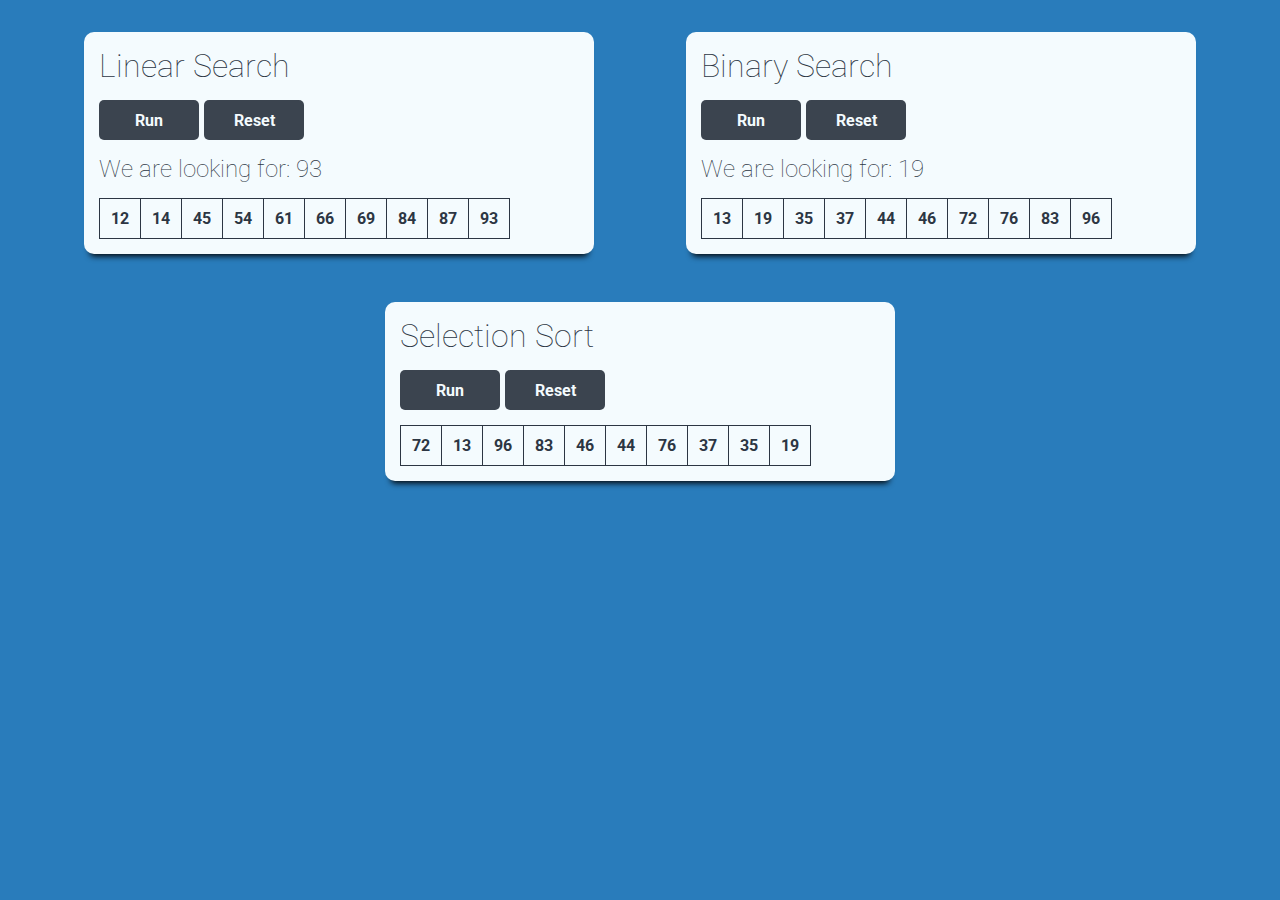
<file: index.html>
<!DOCTYPE HTML>
<html>
<head>
  <meta charset="UTF-8">
  <title>Algorithms</title>
  <link href="https://fonts.googleapis.com/css?family=Roboto:100" rel="stylesheet"> 
  <link rel="stylesheet" href="index.css">
  <script src="elm.min.js"></script>
</head>

<body>
  <div id="linearSearch"></div>
  <div id="binarySearch"></div>
  <div id="selectionSort"></div>
  <script>
    var linearSearch = Elm.LinearSearch.init({
      node: document.getElementById('linearSearch')
    });
    var binarySearch = Elm.BinarySearch.init({
      node: document.getElementById('binarySearch')
    });
    var selectionSort = Elm.SelectionSort.init({
      node: document.getElementById('selectionSort')
    });
  </script>
</body>
</html>
</file>
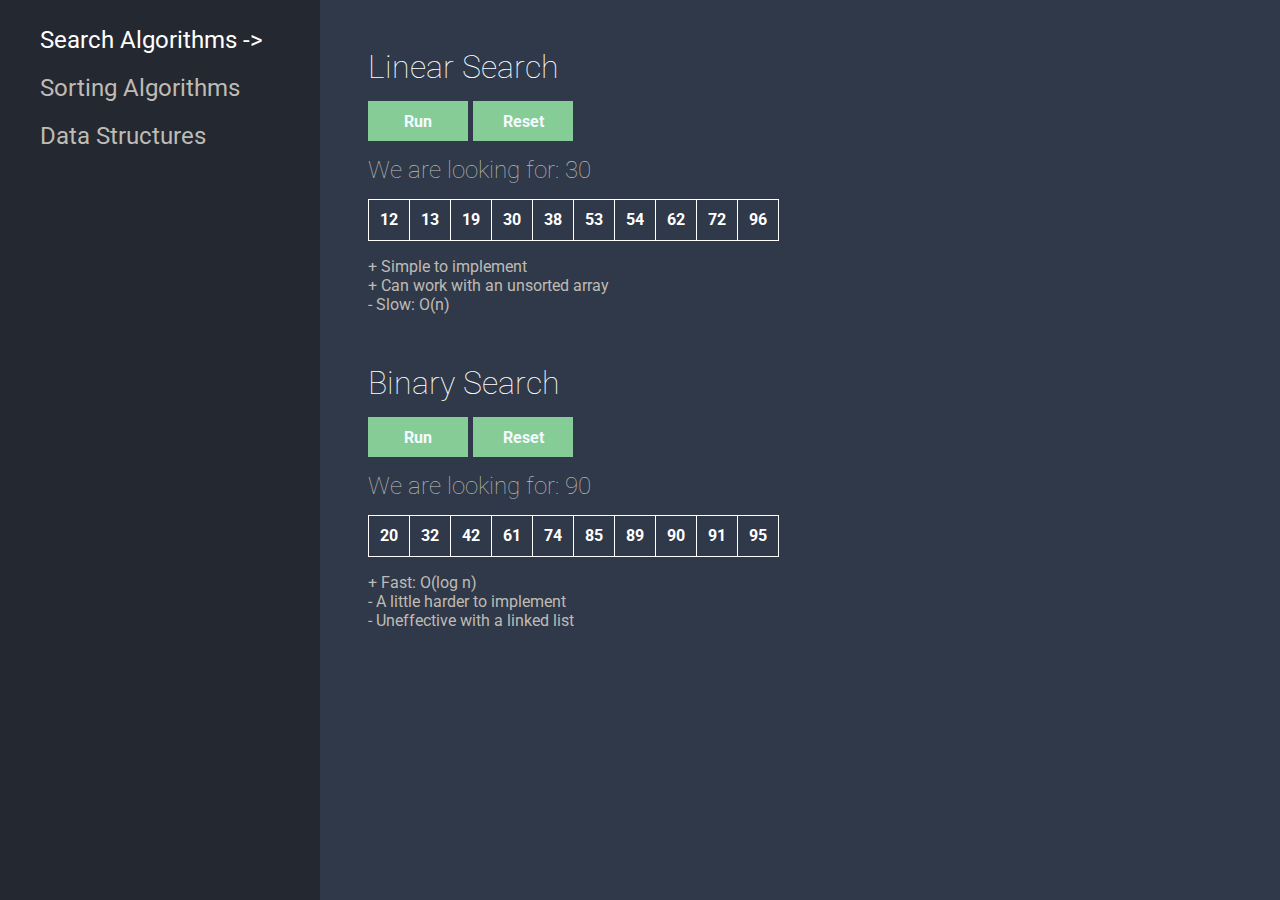
<file: docs/index.html>
<!DOCTYPE HTML>
<html>
<head>
    <meta charset="UTF-8">
    <meta name="viewport" content="width=device-width, initial-scale=1">
    <title>index</title>
    <link href="https://fonts.googleapis.com/css?family=Roboto:100" rel="stylesheet"> 
    <link rel="stylesheet" href="index.css">
</head>
<body>
    <script type="text/javascript">
    !function(n){"use strict";function r(n,r,t){return t.a=n,t.f=r,t}function o(t){return r(2,t,function(r){return function(n){return t(r,n)}})}function b(e){return r(3,e,function(t){return function(r){return function(n){return e(t,r,n)}}})}function s(u){return r(4,u,function(e){return function(t){return function(r){return function(n){return u(e,t,r,n)}}}})}function t(i){return r(5,i,function(u){return function(e){return function(t){return function(r){return function(n){return i(u,e,t,r,n)}}}}})}function e(f){return r(6,f,function(i){return function(u){return function(e){return function(t){return function(r){return function(n){return f(i,u,e,t,r,n)}}}}}})}function u(o){return r(7,o,function(f){return function(i){return function(u){return function(e){return function(t){return function(r){return function(n){return o(f,i,u,e,t,r,n)}}}}}}})}function i(a){return r(8,a,function(o){return function(f){return function(i){return function(u){return function(e){return function(t){return function(r){return function(n){return a(o,f,i,u,e,t,r,n)}}}}}}}})}function f(c){return r(9,c,function(a){return function(o){return function(f){return function(i){return function(u){return function(e){return function(t){return function(r){return function(n){return c(a,o,f,i,u,e,t,r,n)}}}}}}}}})}function l(n,r,t){return 2===n.a?n.f(r,t):n(r)(t)}function h(n,r,t,e){return 3===n.a?n.f(r,t,e):n(r)(t)(e)}function d(n,r,t,e,u){return 4===n.a?n.f(r,t,e,u):n(r)(t)(e)(u)}function $(n,r,t,e,u,i){return 5===n.a?n.f(r,t,e,u,i):n(r)(t)(e)(u)(i)}function g(n,r,t,e,u,i,f){return 6===n.a?n.f(r,t,e,u,i,f):n(r)(t)(e)(u)(i)(f)}var p={$:0};function m(n,r){return{$:1,a:n,b:r}}var a=o(m);function y(n){for(var r=p,t=n.length;t--;)r=m(n[t],r);return r}function c(n){for(var r=[];n.b;n=n.b)r.push(n.a);return r}var v=b(function(n,r,t){for(var e=[];r.b&&t.b;r=r.b,t=t.b)e.push(l(n,r.a,t.a));return y(e)}),A=(s(function(n,r,t,e){for(var u=[];r.b&&t.b&&e.b;r=r.b,t=t.b,e=e.b)u.push(h(n,r.a,t.a,e.a));return y(u)}),t(function(n,r,t,e,u){for(var i=[];r.b&&t.b&&e.b&&u.b;r=r.b,t=t.b,e=e.b,u=u.b)i.push(d(n,r.a,t.a,e.a,u.a));return y(i)}),e(function(n,r,t,e,u,i){for(var f=[];r.b&&t.b&&e.b&&u.b&&i.b;r=r.b,t=t.b,e=e.b,u=u.b,i=i.b)f.push($(n,r.a,t.a,e.a,u.a,i.a));return y(f)}),o(function(t,n){return y(c(n).sort(function(n,r){return j(t(n),t(r))}))}));o(function(e,n){return y(c(n).sort(function(n,r){var t=l(e,n,r);return t===Tr?0:t===xr?-1:1}))});function w(n,r){for(var t,e=[],u=k(n,r,0,e);u&&(t=e.pop());u=k(t.a,t.b,0,e));return u}function k(n,r,t,e){if(100<t)return e.push(F(n,r)),!0;if(n===r)return!0;if("object"!=typeof n||null===n||null===r)return"function"==typeof n&&R(5),!1;for(var u in n.$<0&&(n=Jr(n),r=Jr(r)),n)if(!k(n[u],r[u],t+1,e))return!1;return!0}o(w),o(function(n,r){return!w(n,r)});function j(n,r,t){if("object"!=typeof n)return n===r?0:n<r?-1:1;if(void 0===n.$)return(t=j(n.a,r.a))?t:(t=j(n.b,r.b))?t:j(n.c,r.c);for(;n.b&&r.b&&!(t=j(n.a,r.a));n=n.b,r=r.b);return t||(n.b?1:r.b?-1:0)}o(function(n,r){return j(n,r)<0}),o(function(n,r){return j(n,r)<1}),o(function(n,r){return 0<j(n,r)}),o(function(n,r){return 0<=j(n,r)});var C=o(function(n,r){var t=j(n,r);return t<0?xr:t?Lr:Tr}),E=0;function F(n,r){return{a:n,b:r}}function _(n,r,t){return{a:n,b:r,c:t}}function N(n){return n}function O(n,r){var t={};for(var e in n)t[e]=n[e];for(var e in r)t[e]=r[e];return t}o(S);function S(n,r){if("string"==typeof n)return n+r;if(!n.b)return r;var t=m(n.a,r);n=n.b;for(var e=t;n.b;n=n.b)e=e.b=m(n.a,r);return t}var T=b(function(n,r,t){for(var e=Array(n),u=0;u<n;u++)e[u]=t(r+u);return e}),L=o(function(n,r){for(var t=Array(n),e=0;e<n&&r.b;e++)t[e]=r.a,r=r.b;return t.length=e,F(t,r)}),x=(o(function(n,r){return r[n]}),b(function(n,r,t){for(var e=t.length,u=Array(e),i=0;i<e;i++)u[i]=t[i];return u[n]=r,u}),o(function(n,r){for(var t=r.length,e=Array(t+1),u=0;u<t;u++)e[u]=r[u];return e[t]=n,e}),b(function(n,r,t){for(var e=t.length,u=0;u<e;u++)r=l(n,t[u],r);return r}),b(function(n,r,t){for(var e=t.length-1;0<=e;e--)r=l(n,t[e],r);return r}));o(function(n,r){for(var t=r.length,e=Array(t),u=0;u<t;u++)e[u]=n(r[u]);return e}),b(function(n,r,t){for(var e=t.length,u=Array(e),i=0;i<e;i++)u[i]=l(n,r+i,t[i]);return u}),b(function(n,r,t){return t.slice(n,r)}),b(function(n,r,t){var e=r.length,u=n-e;t.length<u&&(u=t.length);for(var i=Array(e+u),f=0;f<e;f++)i[f]=r[f];for(f=0;f<u;f++)i[f+e]=t[f];return i}),o(function(n,r){return r}),o(function(n,r){return console.log(n+": <internals>"),r});function R(n){throw Error("https://github.com/elm/core/blob/1.0.0/hints/"+n+".md")}o(function(n,r){return n+r}),o(function(n,r){return n-r}),o(function(n,r){return n*r}),o(function(n,r){return n/r}),o(function(n,r){return n/r|0}),o(Math.pow),o(function(n,r){return r%n}),o(function(n,r){var t=r%n;return 0===n?R(11):0<t&&n<0||t<0&&0<n?t+n:t}),o(Math.atan2);var q=Math.ceil,J=Math.floor,B=Math.log;o(function(n,r){return n&&r}),o(function(n,r){return n||r}),o(function(n,r){return n!==r}),o(function(n,r){return n&r}),o(function(n,r){return n|r}),o(function(n,r){return n^r});o(function(n,r){return r<<n}),o(function(n,r){return r>>n}),o(function(n,r){return r>>>n});function D(n){return{$:0,a:n}}function I(n){return{$:2,b:n,c:null}}var G=o(function(n,r){return{$:3,b:n,d:r}});o(function(n,r){return{$:4,b:n,d:r}});var z=0;function M(n){var r={$:0,e:z++,f:n,g:null,h:[]};return U(r),r}function P(r){return I(function(n){n(D(M(r)))})}function H(n,r){n.h.push(r),U(n)}var Q=o(function(r,t){return I(function(n){H(r,t),n(D(E))})});var W=!1,Y=[];function U(n){if(Y.push(n),!W){for(W=!0;n=Y.shift();)Z(n);W=!1}}function Z(r){for(;r.f;){var n=r.f.$;if(0===n||1===n){for(;r.g&&r.g.$!==n;)r.g=r.g.i;if(!r.g)return;r.f=r.g.b(r.f.a),r.g=r.g.i}else{if(2===n)return void(r.f.c=r.f.b(function(n){r.f=n,U(r)}));if(5===n){if(0===r.h.length)return;r.f=r.f.b(r.h.shift())}else r.g={$:3===n?0:1,b:r.f.b,i:r.g},r.f=r.f.d}}}var K=o(function(r,t){return I(function(){var n=setInterval(function(){M(t)},r);return function(){clearInterval(n)}})});o(function(n,r){return n+r});o(function(n,r){return n+r});o(function(n,r){for(var t=r.length,e=Array(t),u=0;u<t;){var i=r.charCodeAt(u);i<55296||56319<i?(e[u]=n(N(r[u])),u++):(e[u]=n(N(r[u]+r[u+1])),u+=2)}return e.join("")}),o(function(n,r){for(var t=[],e=r.length,u=0;u<e;){var i=r[u],f=r.charCodeAt(u);u++,f<55296||56319<f||(i+=r[u],u++),n(N(i))&&t.push(i)}return t.join("")});b(function(n,r,t){for(var e=t.length,u=0;u<e;){var i=t[u],f=t.charCodeAt(u);u++,f<55296||56319<f||(i+=t[u],u++),r=l(n,N(i),r)}return r}),b(function(n,r,t){for(var e=t.length;e--;){var u=t[e],i=t.charCodeAt(e);i<56320||57343<i||(u=t[--e]+u),r=l(n,N(u),r)}return r});var V=o(function(n,r){return r.split(n)}),X=o(function(n,r){return r.join(n)}),nn=b(function(n,r,t){return t.slice(n,r)});o(function(n,r){for(var t=r.length;t--;){var e=r[t],u=r.charCodeAt(t);if(u<56320||57343<u||(e=r[--t]+e),n(N(e)))return!0}return!1});var rn=o(function(n,r){for(var t=r.length;t--;){var e=r[t],u=r.charCodeAt(t);if(u<56320||57343<u||(e=r[--t]+e),!n(N(e)))return!1}return!0}),tn=o(function(n,r){return!!~r.indexOf(n)}),en=(o(function(n,r){return 0==r.indexOf(n)}),o(function(n,r){return n.length<=r.length&&r.lastIndexOf(n)==r.length-n.length}),o(function(n,r){var t=n.length;if(t<1)return p;for(var e=0,u=[];-1<(e=r.indexOf(n,e));)u.push(e),e+=t;return y(u)}));function un(n){return{$:2,b:n}}un(function(n){return"number"!=typeof n?hn("an INT",n):-2147483647<n&&n<2147483647&&(0|n)===n?$t(n):!isFinite(n)||n%1?hn("an INT",n):$t(n)}),un(function(n){return"boolean"==typeof n?$t(n):hn("a BOOL",n)}),un(function(n){return"number"==typeof n?$t(n):hn("a FLOAT",n)}),un(function(n){return $t(pn(n))}),un(function(n){return"string"==typeof n?$t(n):n instanceof String?$t(n+""):hn("a STRING",n)});o(function(n,r){return{$:6,d:n,b:r}}),o(function(n,r){return{$:7,e:n,b:r}});function fn(n,r){return{$:9,f:n,g:r}}o(function(n,r){return{$:10,b:r,h:n}});var on=o(function(n,r){return fn(n,[r])}),an=b(function(n,r,t){return fn(n,[r,t])}),cn=(s(function(n,r,t,e){return fn(n,[r,t,e])}),t(function(n,r,t,e,u){return fn(n,[r,t,e,u])}),e(function(n,r,t,e,u,i){return fn(n,[r,t,e,u,i])}),u(function(n,r,t,e,u,i,f){return fn(n,[r,t,e,u,i,f])}),i(function(n,r,t,e,u,i,f,o){return fn(n,[r,t,e,u,i,f,o])}),f(function(n,r,t,e,u,i,f,o,a){return fn(n,[r,t,e,u,i,f,o,a])}),o(function(n,r){try{return vn(n,JSON.parse(r))}catch(n){return dt(l(gt,"This is not valid JSON! "+n.message,pn(r)))}}),o(function(n,r){return vn(n,mn(r))}));function vn(n,r){switch(n.$){case 2:return n.b(r);case 5:return null===r?$t(n.c):hn("null",r);case 3:return bn(r)?sn(n.b,r,y):hn("a LIST",r);case 4:return bn(r)?sn(n.b,r,ln):hn("an ARRAY",r);case 6:var t=n.d;if("object"!=typeof r||null===r||!(t in r))return hn("an OBJECT with a field named `"+t+"`",r);var e=vn(n.b,r[t]);return Yr(e)?e:dt(l(pt,t,e.a));case 7:var u=n.e;if(!bn(r))return hn("an ARRAY",r);if(r.length<=u)return hn("a LONGER array. Need index "+u+" but only see "+r.length+" entries",r);e=vn(n.b,r[u]);return Yr(e)?e:dt(l(mt,u,e.a));case 8:if("object"!=typeof r||null===r||bn(r))return hn("an OBJECT",r);var i=p;for(var f in r)if(r.hasOwnProperty(f)){e=vn(n.b,r[f]);if(!Yr(e))return dt(l(pt,f,e.a));i=m(F(f,e.a),i)}return $t(et(i));case 9:for(var o=n.f,a=n.g,c=0;c<a.length;c++){e=vn(a[c],r);if(!Yr(e))return e;o=o(e.a)}return $t(o);case 10:e=vn(n.b,r);return Yr(e)?vn(n.h(e.a),r):e;case 11:for(var v=p,s=n.g;s.b;s=s.b){e=vn(s.a,r);if(Yr(e))return e;v=m(e.a,v)}return dt(yt(et(v)));case 1:return dt(l(gt,n.a,pn(r)));case 0:return $t(n.a)}}function sn(n,r,t){for(var e=r.length,u=Array(e),i=0;i<e;i++){var f=vn(n,r[i]);if(!Yr(f))return dt(l(mt,i,f.a));u[i]=f.a}return $t(t(u))}function bn(n){return Array.isArray(n)||"undefined"!=typeof FileList&&n instanceof FileList}function ln(r){return l(bt,r.length,function(n){return r[n]})}function hn(n,r){return dt(l(gt,"Expecting "+n,pn(r)))}function dn(n,r){if(n===r)return!0;if(n.$!==r.$)return!1;switch(n.$){case 0:case 1:return n.a===r.a;case 2:return n.b===r.b;case 5:return n.c===r.c;case 3:case 4:case 8:return dn(n.b,r.b);case 6:return n.d===r.d&&dn(n.b,r.b);case 7:return n.e===r.e&&dn(n.b,r.b);case 9:return n.f===r.f&&$n(n.g,r.g);case 10:return n.h===r.h&&dn(n.b,r.b);case 11:return $n(n.g,r.g)}}function $n(n,r){var t=n.length;if(t!==r.length)return!1;for(var e=0;e<t;e++)if(!dn(n[e],r[e]))return!1;return!0}var gn=o(function(n,r){return JSON.stringify(mn(r),null,n)+""});function pn(n){return n}function mn(n){return n}b(function(n,r,t){return t[n]=mn(r),t});pn(null);s(function(n,r,t,e){return yn(r,e,n.aA,n.aH,n.aF,function(){return function(){}})});function yn(n,r,t,e,u,i){var f=l(cn,n,pn(r?r.flags:void 0));Yr(f)||R(2);var o={},a=(f=t(f.a)).a,c=i(s,a),v=function(n,r){var t;for(var e in An){var u=An[e];u.a&&((t=t||{})[e]=u.a(e,r)),n[e]=kn(u,r)}return t}(o,s);function s(n,r){f=l(e,n,a),c(a=f.a,r),Nn(o,f.b,u(a))}return Nn(o,f.b,u(a)),v?{ports:v}:{}}var An={};function wn(n,r,t,e,u){return{b:n,c:r,d:t,e:e,f:u}}function kn(n,r){var e={g:r,h:void 0},u=n.c,i=n.d,f=n.e,o=n.f;return e.h=M(l(G,function n(t){return l(G,n,function(n){return{$:5,b:n}}(function(n){var r=n.a;return 0===n.$?h(i,e,r,t):f&&o?d(u,e,r.i,r.j,t):h(u,e,f?r.i:r.j,t)}))},n.b))}var jn=o(function(r,t){return I(function(n){r.g(t),n(D(E))})}),Cn=o(function(n,r){return l(Q,n.h,{$:0,a:r})});function En(r){return function(n){return{$:1,k:r,l:n}}}function Fn(n){return{$:2,m:n}}var _n=o(function(n,r){return{$:3,n:n,o:r}});function Nn(n,r,t){var e={};for(var u in On(!0,r,e,null),On(!1,t,e,null),n)H(n[u],{$:"fx",a:e[u]||{i:p,j:p}})}function On(n,r,t,e){switch(r.$){case 1:var u=r.k,i=function(n,r,t,e){return l(n?An[r].e:An[r].f,function(n){for(var r=t;r;r=r.q)n=r.p(n);return n},e)}(n,u,e,r.l);return void(t[u]=function(n,r,t){return t=t||{i:p,j:p},n?t.i=m(r,t.i):t.j=m(r,t.j),t}(n,i,t[u]));case 2:for(var f=r.m;f.b;f=f.b)On(n,f.a,t,e);return;case 3:return void On(n,r.o,t,{p:r.n,q:e})}}o(function(n,r){return r});var Sn;o(function(r,t){return function(n){return r(t(n))}});var Tn="undefined"!=typeof document?document:{};function Ln(n,r){n.appendChild(r)}s(function(n,r,t,e){var u=e.node;return u.parentNode.replaceChild(Wn(n,function(){}),u),{}});function xn(n){return{$:0,a:n}}var Rn=o(function(i,f){return o(function(n,r){for(var t=[],e=0;r.b;r=r.b){var u=r.a;e+=u.b||0,t.push(u)}return e+=t.length,{$:1,c:f,d:Hn(n),e:t,f:i,b:e}})})(void 0);o(function(i,f){return o(function(n,r){for(var t=[],e=0;r.b;r=r.b){var u=r.a;e+=u.b.b||0,t.push(u)}return e+=t.length,{$:2,c:f,d:Hn(n),e:t,f:i,b:e}})})(void 0);var qn=o(function(n,r){return{$:4,j:n,k:r,b:1+(r.b||0)}});function Jn(n,r){return{$:5,l:n,m:r,k:void 0}}var Bn=o(function(n,r){return Jn([n,r],function(){return n(r)})}),Dn=(b(function(n,r,t){return Jn([n,r,t],function(){return l(n,r,t)})}),s(function(n,r,t,e){return Jn([n,r,t,e],function(){return h(n,r,t,e)})}),t(function(n,r,t,e,u){return Jn([n,r,t,e,u],function(){return d(n,r,t,e,u)})}),e(function(n,r,t,e,u,i){return Jn([n,r,t,e,u,i],function(){return $(n,r,t,e,u,i)})}),u(function(n,r,t,e,u,i,f){return Jn([n,r,t,e,u,i,f],function(){return g(n,r,t,e,u,i,f)})}),i(function(n,r,t,e,u,i,f,o){return Jn([n,r,t,e,u,i,f,o],function(){return function(n,r,t,e,u,i,f,o){return 7===n.a?n.f(r,t,e,u,i,f,o):n(r)(t)(e)(u)(i)(f)(o)}(n,r,t,e,u,i,f,o)})}),f(function(n,r,t,e,u,i,f,o,a){return Jn([n,r,t,e,u,i,f,o,a],function(){return function(n,r,t,e,u,i,f,o,a){return 8===n.a?n.f(r,t,e,u,i,f,o,a):n(r)(t)(e)(u)(i)(f)(o)(a)}(n,r,t,e,u,i,f,o,a)})}),o(function(n,r){return{$:"a0",n:n,o:r}})),In=(o(function(n,r){return{$:"a1",n:n,o:r}}),o(function(n,r){return{$:"a2",n:n,o:r}})),Gn=o(function(n,r){return{$:"a3",n:n,o:r}});b(function(n,r,t){return{$:"a4",n:r,o:{f:n,o:t}}});o(function(n,r){return"a0"===r.$?l(Dn,r.n,function(n,r){var t=Au(r);return{$:r.$,a:t?h(mu,t<3?Mn:Pn,yu(n),r.a):l(pu,n,r.a)}}(n,r.o)):r});var zn,Mn=o(function(n,r){return F(n(r.a),r.b)}),Pn=o(function(n,r){return{n:n(r.n),S:r.S,Q:r.Q}});function Hn(n){for(var r={};n.b;n=n.b){var t=n.a,e=t.$,u=t.n,i=t.o;if("a2"!==e){var f=r[e]||(r[e]={});"a3"===e&&"class"===u?Qn(f,u,i):f[u]=i}else"className"===u?Qn(r,u,mn(i)):r[u]=mn(i)}return r}function Qn(n,r,t){var e=n[r];n[r]=e?e+" "+t:t}function Wn(n,r){var t=n.$;if(5===t)return Wn(n.k||(n.k=n.m()),r);if(0===t)return Tn.createTextNode(n.a);if(4===t){for(var e=n.k,u=n.j;4===e.$;)"object"!=typeof u?u=[u,e.j]:u.push(e.j),e=e.k;var i={j:u,p:r};return(f=Wn(e,i)).elm_event_node_ref=i,f}if(3===t)return Yn(f=n.h(n.g),r,n.d),f;var f=n.f?Tn.createElementNS(n.f,n.c):Tn.createElement(n.c);Sn&&"a"==n.c&&f.addEventListener("click",Sn(f)),Yn(f,r,n.d);for(var o=n.e,a=0;a<o.length;a++)Ln(f,Wn(1===t?o[a]:o[a].b,r));return f}function Yn(n,r,t){for(var e in t){var u=t[e];"a1"===e?Un(n,u):"a0"===e?Vn(n,r,u):"a3"===e?Zn(n,u):"a4"===e?Kn(n,u):("value"!==e&&"checked"!==e||n[e]!==u)&&(n[e]=u)}}function Un(n,r){var t=n.style;for(var e in r)t[e]=r[e]}function Zn(n,r){for(var t in r){var e=r[t];void 0!==e?n.setAttribute(t,e):n.removeAttribute(t)}}function Kn(n,r){for(var t in r){var e=r[t],u=e.f,i=e.o;void 0!==i?n.setAttributeNS(u,t,i):n.removeAttributeNS(u,t)}}function Vn(n,r,t){var e=n.elmFs||(n.elmFs={});for(var u in t){var i=t[u],f=e[u];if(i){if(f){if(f.q.$===i.$){f.q=i;continue}n.removeEventListener(u,f)}f=Xn(r,i),n.addEventListener(u,f,zn&&{passive:Au(i)<2}),e[u]=f}else n.removeEventListener(u,f),e[u]=void 0}}try{window.addEventListener("t",null,Object.defineProperty({},"passive",{get:function(){zn=!0}}))}catch(n){}function Xn(v,n){function s(n){var r=s.q,t=vn(r.a,n);if(Yr(t)){for(var e,u=Au(r),i=t.a,f=u?u<3?i.a:i.n:i,o=1==u?i.b:3==u&&i.S,a=(o&&n.stopPropagation(),(2==u?i.b:3==u&&i.Q)&&n.preventDefault(),v);e=a.j;){if("function"==typeof e)f=e(f);else for(var c=e.length;c--;)f=e[c](f);a=a.p}a(f,o)}}return s.q=n,s}function nr(n,r){return n.$==r.$&&dn(n.a,r.a)}function rr(n,r){var t=[];return er(n,r,t,0),t}function tr(n,r,t,e){var u={$:r,r:t,s:e,t:void 0,u:void 0};return n.push(u),u}function er(n,r,t,e){if(n!==r){var u=n.$,i=r.$;if(u!==i){if(1!==u||2!==i)return void tr(t,0,e,r);r=function(n){for(var r=n.e,t=r.length,e=Array(t),u=0;u<t;u++)e[u]=r[u].b;return{$:1,c:n.c,d:n.d,e:e,f:n.f,b:n.b}}(r),i=1}switch(i){case 5:for(var f=n.l,o=r.l,a=f.length,c=a===o.length;c&&a--;)c=f[a]===o[a];if(c)return void(r.k=n.k);r.k=r.m();var v=[];return er(n.k,r.k,v,0),void(0<v.length&&tr(t,1,e,v));case 4:for(var s=n.j,b=r.j,l=!1,h=n.k;4===h.$;)l=!0,"object"!=typeof s?s=[s,h.j]:s.push(h.j),h=h.k;for(var d=r.k;4===d.$;)l=!0,"object"!=typeof b?b=[b,d.j]:b.push(d.j),d=d.k;return l&&s.length!==b.length?void tr(t,0,e,r):((l?function(n,r){for(var t=0;t<n.length;t++)if(n[t]!==r[t])return!1;return!0}(s,b):s===b)||tr(t,2,e,b),void er(h,d,t,e+1));case 0:return void(n.a!==r.a&&tr(t,3,e,r.a));case 1:return void ur(n,r,t,e,fr);case 2:return void ur(n,r,t,e,or);case 3:if(n.h!==r.h)return void tr(t,0,e,r);var $=ir(n.d,r.d);$&&tr(t,4,e,$);var g=r.i(n.g,r.g);return void(g&&tr(t,5,e,g))}}}function ur(n,r,t,e,u){if(n.c===r.c&&n.f===r.f){var i=ir(n.d,r.d);i&&tr(t,4,e,i),u(n,r,t,e)}else tr(t,0,e,r)}function ir(n,r,t){var e;for(var u in n)if("a1"!==u&&"a0"!==u&&"a3"!==u&&"a4"!==u)if(u in r){var i=n[u],f=r[u];i===f&&"value"!==u&&"checked"!==u||"a0"===t&&nr(i,f)||((e=e||{})[u]=f)}else(e=e||{})[u]=t?"a1"===t?"":"a0"===t||"a3"===t?void 0:{f:n[u].f,o:void 0}:"string"==typeof n[u]?"":null;else{var o=ir(n[u],r[u]||{},u);o&&((e=e||{})[u]=o)}for(var a in r)a in n||((e=e||{})[a]=r[a]);return e}function fr(n,r,t,e){var u=n.e,i=r.e,f=u.length,o=i.length;o<f?tr(t,6,e,{v:o,i:f-o}):f<o&&tr(t,7,e,{v:f,e:i});for(var a=f<o?f:o,c=0;c<a;c++){var v=u[c];er(v,i[c],t,++e),e+=v.b||0}}function or(n,r,t,e){for(var u=[],i={},f=[],o=n.e,a=r.e,c=o.length,v=a.length,s=0,b=0,l=e;s<c&&b<v;){var h=(E=o[s]).a,d=(F=a[b]).a,$=E.b,g=F.b,p=void 0,m=void 0;if(h!==d){var y=o[s+1],A=a[b+1];if(y){var w=y.a,k=y.b;m=d===w}if(A){var j=A.a,C=A.b;p=h===j}if(p&&m)er($,C,u,++l),cr(i,u,h,g,b,f),l+=$.b||0,vr(i,u,h,k,++l),l+=k.b||0,s+=2,b+=2;else if(p)l++,cr(i,u,d,g,b,f),er($,C,u,l),l+=$.b||0,s+=1,b+=2;else if(m)vr(i,u,h,$,++l),l+=$.b||0,er(k,g,u,++l),l+=k.b||0,s+=2,b+=1;else{if(!y||w!==j)break;vr(i,u,h,$,++l),cr(i,u,d,g,b,f),l+=$.b||0,er(k,C,u,++l),l+=k.b||0,s+=2,b+=2}}else er($,g,u,++l),l+=$.b||0,s++,b++}for(;s<c;){var E;vr(i,u,(E=o[s]).a,$=E.b,++l),l+=$.b||0,s++}for(;b<v;){var F,_=_||[];cr(i,u,(F=a[b]).a,F.b,void 0,_),b++}(0<u.length||0<f.length||_)&&tr(t,8,e,{w:u,x:f,y:_})}var ar="_elmW6BL";function cr(n,r,t,e,u,i){var f=n[t];if(!f)return i.push({r:u,A:f={c:0,z:e,r:u,s:void 0}}),void(n[t]=f);if(1===f.c){i.push({r:u,A:f}),f.c=2;var o=[];return er(f.z,e,o,f.r),f.r=u,void(f.s.s={w:o,A:f})}cr(n,r,t+ar,e,u,i)}function vr(n,r,t,e,u){var i=n[t];if(i){if(0===i.c){i.c=2;var f=[];return er(e,i.z,f,u),void tr(r,9,u,{w:f,A:i})}vr(n,r,t+ar,e,u)}else{var o=tr(r,9,u,void 0);n[t]={c:1,z:e,r:u,s:o}}}function sr(n,r,t,e){!function n(r,t,e,u,i,f,o){var a=e[u];var c=a.r;for(;c===i;){var v=a.$;if(1===v)sr(r,t.k,a.s,o);else if(8===v){a.t=r,a.u=o;var s=a.s.w;0<s.length&&n(r,t,s,0,i,f,o)}else if(9===v){a.t=r,a.u=o;var b=a.s;if(b){b.A.s=r;var s=b.w;0<s.length&&n(r,t,s,0,i,f,o)}}else a.t=r,a.u=o;if(!(a=e[++u])||(c=a.r)>f)return u}var l=t.$;if(4===l){for(var h=t.k;4===h.$;)h=h.k;return n(r,h,e,u,i+1,f,r.elm_event_node_ref)}var d=t.e;var $=r.childNodes;for(var g=0;g<d.length;g++){var p=1===l?d[g]:d[g].b,m=++i+(p.b||0);if(i<=c&&c<=m&&(u=n($[g],p,e,u,i,m,o),!(a=e[u])||(c=a.r)>f))return u;i=m}return u}(n,r,t,0,0,r.b,e)}function br(n,r,t,e){return 0===t.length?n:(sr(n,r,t,e),lr(n,t))}function lr(n,r){for(var t=0;t<r.length;t++){var e=r[t],u=e.t,i=hr(u,e);u===n&&(n=i)}return n}function hr(n,r){switch(r.$){case 0:return function(n,r,t){var e=n.parentNode,u=Wn(r,t);u.elm_event_node_ref||(u.elm_event_node_ref=n.elm_event_node_ref);e&&u!==n&&e.replaceChild(u,n);return u}(n,r.s,r.u);case 4:return Yn(n,r.u,r.s),n;case 3:return n.replaceData(0,n.length,r.s),n;case 1:return lr(n,r.s);case 2:return n.elm_event_node_ref?n.elm_event_node_ref.j=r.s:n.elm_event_node_ref={j:r.s,p:r.u},n;case 6:for(var t=r.s,e=0;e<t.i;e++)n.removeChild(n.childNodes[t.v]);return n;case 7:for(var u=(t=r.s).e,i=n.childNodes[e=t.v];e<u.length;e++)n.insertBefore(Wn(u[e],r.u),i);return n;case 9:if(!(t=r.s))return n.parentNode.removeChild(n),n;var f=t.A;return void 0!==f.r&&n.parentNode.removeChild(n),f.s=lr(n,t.w),n;case 8:return function(n,r){var t=r.s,e=function(n,r){if(!n)return;for(var t=Tn.createDocumentFragment(),e=0;e<n.length;e++){var u=n[e].A;Ln(t,2===u.c?u.s:Wn(u.z,r.u))}return t}(t.y,r);n=lr(n,t.w);for(var u=t.x,i=0;i<u.length;i++){var f=u[i],o=f.A,a=2===o.c?o.s:Wn(o.z,r.u);n.insertBefore(a,n.childNodes[f.r])}e&&Ln(n,e);return n}(n,r);case 5:return r.s(n);default:R(10)}}function dr(n){if(3===n.nodeType)return xn(n.textContent);if(1!==n.nodeType)return xn("");for(var r=p,t=n.attributes,e=t.length;e--;){var u=t[e];r=m(l(Gn,u.name,u.value),r)}var i=n.tagName.toLowerCase(),f=p,o=n.childNodes;for(e=o.length;e--;)f=m(dr(o[e]),f);return h(Rn,i,r,f)}s(function(r,n,t,o){return yn(n,o,r.aA,r.aH,r.aF,function(e,n){var u=r.aJ,i=o.node,f=dr(i);return pr(n,function(n){var r=u(n),t=rr(f,r);i=br(i,f,t,e),f=r})})});var $r=s(function(r,n,t,e){return yn(n,e,r.aA,r.aH,r.aF,function(u,n){var i=r.G&&r.G(u),f=r.aJ,o=Tn.title,a=Tn.body,c=dr(a);return pr(n,function(n){Sn=i;var r=f(n),t=Rn("body")(p)(r.at),e=rr(c,t);a=br(a,c,e,u),c=t,Sn=0,o!==r.aG&&(Tn.title=o=r.aG)})})}),gr=("undefined"!=typeof cancelAnimationFrame&&cancelAnimationFrame,"undefined"!=typeof requestAnimationFrame?requestAnimationFrame:function(n){return setTimeout(n,1e3/60)});function pr(t,e){e(t);var u=0;function i(){u=1===u?0:(gr(i),e(t),1)}return function(n,r){t=n,r?(e(t),2===u&&(u=1)):(0===u&&gr(i),u=2)}}o(function(n,r){return l(ti,Qu,I(function(){r&&history.go(r),n()}))}),o(function(n,r){return l(ti,Qu,I(function(){history.pushState({},"",r),n()}))}),o(function(n,r){return l(ti,Qu,I(function(){history.replaceState({},"",r),n()}))});var mr={addEventListener:function(){},removeEventListener:function(){}},yr=("undefined"!=typeof document&&document,"undefined"!=typeof window?window:mr);b(function(r,t,e){return P(I(function(){function n(n){M(e(n))}return r.addEventListener(t,n,zn&&{passive:!0}),function(){r.removeEventListener(t,n)}}))}),o(function(n,r){var t=vn(n,r);return Yr(t)?lt(t.a):ht});function Ar(t,e){return I(function(r){gr(function(){var n=document.getElementById(t);r(n?D(e(n)):function(n){return{$:1,a:n}}(Hu(t)))})})}o(function(r,n){return Ar(n,function(n){return n[r](),E})});o(function(n,r){return function(r){return I(function(n){gr(function(){n(D(r()))})})}(function(){return yr.scroll(n,r),E})});b(function(n,r,t){return Ar(n,function(n){return n.scrollLeft=r,n.scrollTop=t,E})});function wr(n){return n}function kr(n){var r=n.b;return l(Dr,1664525*n.a+r>>>0,r)}function jr(n){var r=n.a,t=277803737*(r^r>>>4+(r>>>28));return(t>>>22^t)>>>0}function Cr(n){var r=At(n);return 97<=r&&r<=122}function Er(n){var r=At(n);return r<=90&&65<=r}function Fr(n){return Cr(n)||Er(n)}function _r(n){return Cr(n)||Er(n)||function(n){var r=At(n);return r<=57&&48<=r}(n)}function Nr(n){return h(tt,o(function(n,r){return r+1}),0,n)}function Or(n){return l(_t,"\n    ",l(Ot,"\n",n))}var Sr,Tr=1,Lr=2,xr=0,Rr=b(function(n,r,t){for(;;){if(-2===t.$)return r;var e=t.d,u=n,i=h(n,t.b,t.c,h(Rr,n,r,t.e));n=u,r=i,t=e}}),qr=a,Jr=function(n){return h(Rr,b(function(n,r,t){return l(qr,F(n,r),t)}),p,n)},Br=x,Dr=(b(function(t,n,r){var e=r.c,u=r.d,i=o(function(n,r){return h(Br,n.$?t:i,r,n.a)});return h(Br,i,h(Br,t,n,u),e)}),o(function(n,r){return{$:0,a:n,b:r}})),Ir=o(function(t,f){return function(n){var r=j(t,f)<0?F(t,f):F(f,t),e=r.a,u=r.b-e+1;if(u-1&u){var i=(-u>>>0)%u>>>0;return function(n){for(;;){var r=jr(n),t=kr(n);if(0<=j(r,i))return F(r%u+e,t);n=t}}(n)}return F(((u-1&jr(n))>>>0)+e,kr(n))}}),Gr=s(function(n,r,t,e){for(;;){if(r<1)return F(n,e);var u=t(e),i=u.b;n=l(qr,u.a,n),r=r-1,t=t,e=i}}),zr=o(function(r,n){var t=n;return function(n){return d(Gr,p,r,t,n)}}),Mr=l(zr,10,l(Ir,10,99)),Pr=G,Hr=D,Qr=(o(function(n,r){return{$:0,a:n,b:r}}),Sr=wr,I(function(n){n(D(Sr(Date.now())))})),Wr=l(Pr,function(n){return Hr(function(n){var r=kr(l(Dr,0,1013904223));return kr(l(Dr,r.a+n>>>0,r.b))}(function(n){return n}(n)))},Qr),Yr=function(n){return!n.$},Ur=s(function(n,r,t,e){return{$:0,a:n,b:r,c:t,d:e}}),Zr=q,Kr=o(function(n,r){return B(r)/B(n)}),Vr=Zr(l(Kr,2,32)),Xr=[],nt=d(Ur,0,Vr,Xr,Xr),rt=L,tt=b(function(n,r,t){for(;;){if(!t.b)return r;var e=t.b,u=n,i=l(n,t.a,r);n=u,r=i,t=e}}),et=function(n){return h(tt,qr,p,n)},ut=o(function(n,r){for(;;){var t=l(rt,32,n),e=t.b,u=l(qr,{$:0,a:t.a},r);if(!e.b)return et(u);n=e,r=u}}),it=(o(function(n,r){return r(n)}),o(function(n,r){for(;;){var t=Zr(r/32);if(1===t)return l(rt,32,n).a;n=l(ut,n,p),r=t}})),ft=(o(function(n,r){return n(r)}),J),ot=o(function(n,r){return 0<j(n,r)?n:r}),at=function(n){return n.length},ct=o(function(n,r){if(r.a){var t=32*r.a,e=ft(l(Kr,32,t-1)),u=n?et(r.d):r.d,i=l(it,u,r.a);return d(Ur,at(r.c)+t,l(ot,5,e*Vr),i,r.c)}return d(Ur,at(r.c),Vr,Xr,r.c)}),vt=T,st=t(function(n,r,t,e,u){for(;;){if(r<0)return l(ct,!1,{d:e,a:t/32|0,c:u});var i={$:1,a:h(vt,32,r,n)};n=n,r=r-32,t=t,e=l(qr,i,e),u=u}}),bt=o(function(n,r){if(0<n){var t=n%32,e=h(vt,t,n-t,r);return $(st,r,n-t-32,n,p,e)}return nt}),lt=function(n){return{$:0,a:n}},ht={$:1},dt=function(n){return{$:1,a:n}},$t=function(n){return{$:0,a:n}},gt=o(function(n,r){return{$:3,a:n,b:r}}),pt=o(function(n,r){return{$:0,a:n,b:r}}),mt=o(function(n,r){return{$:1,a:n,b:r}}),yt=function(n){return{$:2,a:n}},At=function(n){var r=n.charCodeAt(0);return r<55296||56319<r?r:1024*(r-55296)+n.charCodeAt(1)-56320+65536},wt=v,kt=b(function(n,r,t){for(;;){if(1<=j(n,r))return t;var e=n,u=r-1,i=l(qr,r,t);n=e,r=u,t=i}}),jt=o(function(n,r){return h(kt,n,r,p)}),Ct=o(function(n,r){return h(wt,n,l(jt,0,Nr(r)-1),r)}),Et=rn,Ft=function(n){return n+""},_t=o(function(n,r){return l(X,n,c(r))}),Nt=function(n){var r=n.charCodeAt(0);return r?lt(r<55296||56319<r?F(N(n[0]),n.slice(1)):F(N(n[0]+n[1]),n.slice(2))):ht},Ot=o(function(n,r){return y(l(V,n,r))}),St=gn,Tt=o(function(n,r){return"\n\n("+Ft(n+1)+") "+Or(Lt(r))}),Lt=function(n){return l(xt,n,p)},xt=o(function(n,r){n:for(;;)switch(n.$){case 0:var e=n.a,t=n.b,u=function(){var n=Nt(e);if(1===n.$)return!1;var r=n.a,t=r.b;return Fr(r.a)&&l(Et,_r,t)}(),i=t,f=l(qr,u?"."+e:"['"+e+"']",r);n=i,r=f;continue n;case 1:t=n.b;var o="["+Ft(n.a)+"]";i=t,f=l(qr,o,r);n=i,r=f;continue n;case 2:var a=n.a;if(a.b){if(a.b.b){var c=(r.b?"The Json.Decode.oneOf at json"+l(_t,"",et(r)):"Json.Decode.oneOf")+" failed in the following "+Ft(Nr(a))+" ways:";return l(_t,"\n\n",l(qr,c,l(Ct,Tt,a)))}n=i=t=a.a,r=f=r;continue n}return"Ran into a Json.Decode.oneOf with no possibilities"+(r.b?" at json"+l(_t,"",et(r)):"!");default:var v=n.a,s=n.b;return(c=r.b?"Problem with the value at json"+l(_t,"",et(r))+":\n\n    ":"Problem with the given value:\n\n")+(Or(l(St,4,s))+"\n\n")+v}}),Rt=jn,qt=o(function(n,r){return n(r)}),Jt=b(function(n,r,t){if(r.b){var e=r.b,u=l(qt,r.a,t),i=u.b;return l(Pr,function(){return h(Jt,n,e,i)},l(Rt,n,u.a))}return Hr(t)}),Bt=b(function(n,r,t){return Hr(t)}),Dt=o(function(e,n){var u=n;return function(n){var r=u(n),t=r.b;return F(e(r.a),t)}}),It=o(function(n,r){return l(Dt,n,r)});An.Random=wn(Wr,Jt,Bt,It);function Gt(n){return{$:1,a:n}}function zt(n){return{$:0,a:n}}function Mt(n){return h(Fe,Ne(qr),Hr(p),n)}var Pt=En("Random"),Ht=o(function(n,r){return Pt(l(Dt,n,r))}),Qt=l(Ht,function(n){return{$:4,a:n}},Mr),Wt={$:0},Yt=d(s(function(n,r,t,e){return{F:n,h:r,e:e,i:t}}),0,p,Wt,p),Ut=l(zr,10,l(Ir,10,99)),Zt=l(Ht,function(n){return{$:3,a:n}},Ut),Kt={$:0},Vt=d(s(function(n,r,t,e){return{F:n,h:r,e:e,i:t}}),0,p,Kt,p),Xt=o(function(n,r){return{C:r,E:n}}),ne=Fn,re=_n,te=s(function(n,r,t,e){return{$:3,a:n,b:r,c:t,d:e}}),ee=o(function(n,r){return{$:2,a:n,b:r}}),ue=Fn,ie=ue(p),fe=o(function(n,r){return{$:0,a:n,b:r}}),oe={$:-2},ae=oe,ce=o(function(n,r){return{ah:r,ap:n}}),ve=Hr(l(ce,ae,ae)),se=t(function(n,r,t,e,u){return{$:-1,a:n,b:r,c:t,d:e,e:u}}),be=C,le=t(function(n,r,t,e,u){if(-1!==u.$||u.a){if(-1!==e.$||e.a||-1!==e.d.$||e.d.a)return $(se,n,r,t,e,u);var i=e.d;v=e.e;return $(se,0,e.b,e.c,$(se,1,i.b,i.c,i.d,i.e),$(se,1,r,t,v,u))}var f=u.b,o=u.c,a=u.d,c=u.e;if(-1!==e.$||e.a)return $(se,n,f,o,$(se,0,r,t,e,a),c);var v;return $(se,0,r,t,$(se,1,e.b,e.c,e.d,v=e.e),$(se,1,f,o,a,c))}),he=b(function(n,r,t){if(-2===t.$)return $(se,0,n,r,oe,oe);var e=t.a,u=t.b,i=t.c,f=t.d,o=t.e;switch(l(be,n,u)){case 0:return $(le,e,u,i,h(he,n,r,f),o);case 1:return $(se,e,u,r,f,o);default:return $(le,e,u,i,f,h(he,n,r,o))}}),de=b(function(n,r,t){var e=h(he,n,r,t);if(-1!==e.$||e.a)return e;return $(se,1,e.b,e.c,e.d,e.e)}),$e=b(function(n,r,t){for(;;){if(-2===t.$)return r;var e=t.e,u=n,i=h(n,t.b,t.c,h($e,n,r,t.d));n=u,r=i,t=e}}),ge=e(function(c,v,s,n,r,t){var e=b(function(n,r,t){n:for(;;){var e=t.a,u=t.b;if(e.b){var i=e.a,f=i.a,o=i.b,a=e.b;if(j(f,n)<0){n=n,r=r,t=F(a,h(c,f,o,u));continue n}return 0<j(f,n)?F(e,h(s,n,r,u)):F(a,d(v,f,o,r,u))}return F(e,h(s,n,r,u))}}),u=h($e,e,F(Jr(n),t),r),i=u.a,f=u.b;return h(tt,o(function(n,r){return h(c,n.a,n.b,r)}),f,i)}),pe=function(t){return I(function(n){var r=t.f;2===r.$&&r.c&&r.c(),t.f=null,n(D(E))})},me=o(function(n,r){n:for(;;){if(-2===r.$)return ht;var t=r.c,e=r.d,u=r.e;switch(l(be,n,r.b)){case 0:n=n,r=e;continue n;case 1:return lt(t);default:n=n,r=u;continue n}}}),ye=o(function(n,r){var t=n.a,e=n.b,u=l(me,t,r);return h(de,t,1===u.$?y([e]):l(qr,e,u.a),r)}),Ae=Cn,we=P,ke=K,je=b(function(r,n,t){if(n.b){var e=n.a,u=n.b,i=we(l(ke,e,l(Ae,r,e)));return l(Pr,function(n){return h(je,r,u,h(de,e,n,t))},i)}return Hr(t)}),Ce=b(function(n,r,t){var e=t.ah,u=b(function(n,r,t){var e=t.c;return _(t.a,t.b,l(Pr,function(){return e},pe(r)))}),i=h(tt,ye,ae,r),f=b(function(n,r,t){var e=t.b,u=t.c;return _(l(qr,n,t.a),e,u)}),o=s(function(n,r,t,e){var u=e.c;return _(e.a,h(de,n,t,e.b),u)}),a=g(ge,f,o,u,i,e,_(p,ae,Hr(0))),c=a.a,v=a.b;return l(Pr,function(n){return Hr(l(ce,i,n))},l(Pr,function(){return h(je,n,c,v)},a.c))}),Ee=s(function(n,r,t,e){if(e.b){var u=e.a,i=e.b;if(i.b){var f=i.a,o=i.b;if(o.b){var a=o.a,c=o.b;if(c.b){var v=c.b;return l(n,u,l(n,f,l(n,a,l(n,c.a,500<t?h(tt,n,r,et(v)):d(Ee,n,r,t+1,v)))))}return l(n,u,l(n,f,l(n,a,r)))}return l(n,u,l(n,f,r))}return l(n,u,r)}return r}),Fe=b(function(n,r,t){return d(Ee,n,r,0,t)}),_e=o(function(t,n){return h(Fe,o(function(n,r){return l(qr,t(n),r)}),p,n)}),Ne=b(function(t,n,e){return l(Pr,function(r){return l(Pr,function(n){return Hr(l(t,r,n))},e)},n)}),Oe=b(function(t,n,r){var e=l(me,n,r.ap);if(1===e.$)return Hr(r);var u=e.a;return l(Pr,function(){return Hr(r)},l(Pr,function(r){return Mt(l(_e,function(n){return l(Rt,t,n(r))},u))},Qr))}),Se=b(function(n,r,t){return n(r(t))}),Te=o(function(n,r){return l(fe,r.a,l(Se,n,r.b))});An.Time=wn(ve,Ce,Oe,0,Te);function Le(n){return{$:5,a:n}}function xe(n){return{$:1,a:n}}function Re(n){if(n.b){return lt(n.a)}return ht}function qe(n){return l(tu,wr,n)}function Je(n){return{$:4,a:n}}function Be(n){return{$:1,a:n}}function De(n){return l(Fu,"",Ft(n))}function Ie(n){return l(Fu,"bright",Ft(n))}function Ge(n){return y([n])}function ze(f){var n=function(){var n=f.i;switch(n.$){case 0:return S(l(_e,De,f.h),l(_e,De,f.e));case 1:var r=n.a;return S(l(_e,De,f.h),S(l(_e,Ie,r),l(_e,De,f.e)));case 2:var t=n.a,e=n.b,u=n.c;return S(l(_e,De,f.h),S(l(_e,Ie,t),S(Ge(function(n){return l(Fu,"upper bright",Ft(n))}(e)),S(l(_e,Ie,u),l(_e,De,f.e)))));case 3:var i=n.a;return S(l(_e,De,f.h),S(Ge(function(n){return l(Fu,"dark",Ft(n))}(i)),l(_e,De,f.e)));default:return S(l(_e,De,f.h),l(_e,De,f.e))}}();return l(wu,y([Eu("squares")]),n)}function Me(n){return l(qu,"click",yu(n))}function Pe(n){return l(Du,"",Ft(n))}function He(e){var n=function(){var n=e.i;switch(n.$){case 0:return S(l(_e,Pe,e.h),l(_e,Pe,e.e));case 1:var r=n.a;return S(l(_e,Pe,e.h),S(Ge(function(n){return l(Du,"upper",Ft(n))}(r)),l(_e,Pe,e.e)));case 2:var t=n.a;return S(l(_e,Pe,e.h),S(Ge(function(n){return l(Du,"dark",Ft(n))}(t)),l(_e,Pe,e.e)));default:return S(l(_e,Pe,e.h),l(_e,Pe,e.e))}}();return l(wu,y([Eu("squares")]),n)}function Qe(n){return l(wu,y([Eu("sidebar")]),y([l(Tu,p,l(_e,zu(n),y([h(Iu,0,"Search Algorithms","index.html"),h(Iu,1,"Sorting Algorithms","sort.html"),h(Iu,2,"Data Structures","datastructure.html")])))]))}function We(n){return y([l(Pu,Qe,0),l(wu,y([Eu("page")]),y([l(Mu,zt,function(n){var r=function(){switch(n.i.$){case 2:return" | The index: "+Ft(Nr(n.h));case 3:return"The value is not in the list";default:return""}}();return l(wu,y([Eu("algorithm")]),y([l(Nu,p,y([ku("Linear Search")])),l(_u,y([Me(Bu),xu(!w(n.i,Kt))]),y([ku("Run")])),l(_u,y([Me(Ju)]),y([ku("Reset")])),l(Ou,p,y([ku("We are looking for: "+Ft(n.F)),ku(r)])),He(n),l(Tu,p,y([l(Su,p,y([ku("+ Simple to implement")])),l(Su,p,y([ku("+ Can work with an unsorted array")])),l(Su,p,y([ku("- Slow: O(n)")]))]))]))}(n.E)),l(Mu,Gt,function(n){var r=function(){switch(n.i.$){case 3:return" | The index: "+Ft(Nr(n.h));case 4:return" | The value is not in the list";default:return""}}();return l(wu,y([Eu("algorithm")]),y([l(Nu,p,y([ku("Binary Search")])),l(_u,y([Me(gu),xu(!w(n.i,Wt))]),y([ku("Run")])),l(_u,y([Me($u)]),y([ku("Reset")])),l(Ou,p,y([ku("We are looking for: "+Ft(n.F)),ku(r)])),ze(n),l(Tu,p,y([l(Su,p,y([ku("+ Fast: O(log n)")])),l(Su,p,y([ku(" - A little harder to implement")])),l(Su,p,y([ku(" - Uneffective with a linked list")]))]))]))}(n.C))]))])}var Ye=En("Time"),Ue=o(function(n,r){return Ye(l(fe,n,r))}),Ze=o(function(n,r){return{$:2,a:n,b:r}}),Ke=_n,Ve=b(function(n,r,t){return{$:2,a:n,b:r,c:t}}),Xe={$:4},nu=l(Ir,0,9),ru=o(function(n,r){n:for(;;){if(0<n){if(r.b){n=n-1,r=r.b;continue n}return r}return r}}),tu=A,eu=b(function(n,r,t){n:for(;;){if(0<n){if(r.b){var e=r.a;n=n-1,r=r.b,t=l(qr,e,t);continue n}return t}return t}}),uu=o(function(n,r){return et(h(eu,n,r,p))}),iu=b(function(n,r,t){if(0<r){var e=F(r,t);n:for(;;){r:for(;;){if(!e.b.b)return t;if(!e.b.b.b){if(1===e.a)break n;break r}switch(e.a){case 1:break n;case 2:var u=e.b;return y([u.a,u.b.a]);case 3:if(e.b.b.b.b){var i=e.b,f=i.b;return y([i.a,f.a,f.b.a])}break r;default:if(e.b.b.b.b&&e.b.b.b.b.b){var o=e.b,a=o.b,c=a.b,v=c.b,s=v.a,b=v.b;return l(qr,o.a,l(qr,a.a,l(qr,c.a,l(qr,s,1e3<n?l(uu,r-4,b):h(iu,n+1,r-4,b)))))}break r}}return t}return y([e.b.a])}return p}),fu=o(function(n,r){return h(iu,0,n,r)}),ou=o(function(n,r){return r.$?n:r.a}),au=ne(p),cu=o(function(n,r){switch(n.$){case 0:return F(Yt,Qt);case 1:return F(O(r,{e:p,i:xe(r.e)}),au);case 2:var t=Nr(o=n.a)/2|0,e=Re(l(ru,t,o));if(e.$)return F(O(r,{e:S(o,r.e),i:Xe}),au);var u=e.a;return F(O(r,{i:h(Ve,l(fu,t,o),u,l(ru,t+1,o))}),au);case 3:var i=n.a,f=n.c;return w(u=n.b,r.F)?F(O(r,{h:S(r.h,i),e:S(f,r.e),i:function(n){return{$:3,a:n}}(u)}),au):0<j(u,r.F)?F(O(r,{e:S(l(qr,u,p),S(f,r.e)),i:xe(i)}),au):F(O(r,{h:S(r.h,S(i,l(qr,u,p))),i:xe(f)}),au);case 4:var o;return F(O(r,{e:qe(o=n.a)}),l(Ht,Le,nu));default:return F(O(r,{F:l(ou,10*(t=n.a),Re(l(ru,t,r.e)))}),au)}}),vu={$:3},su=l(Ir,1,10),bu=F(Vt,Zt),lu=o(function(n,r){switch(n.$){case 0:return bu;case 1:var t=Re(r.e);if(t.$)return F(r,au);var e=t.a;return F(O(r,{h:p,e:l(ru,1,r.e),i:Be(e)}),au);case 2:if(w(e=n.a,r.F))return F(O(r,{i:function(n){return{$:2,a:n}}(e)}),au);var u=Re(r.e);if(u.$)return F(O(r,{h:S(r.h,l(qr,e,p)),i:vu}),au);var i=u.a;return F(O(r,{h:S(r.h,l(qr,e,p)),e:l(ru,1,r.e),i:Be(i)}),au);case 3:var f=qe(n.a);return F(O(r,{h:p,e:f,i:Kt}),l(Ht,Je,su));default:var o=n.a;return F(O(r,{F:l(ou,10*o,Re(l(ru,o,r.e)))}),au)}}),hu=b(function(n,r,t){var e=t.b;return F(n(t.a),r(e))}),du=o(function(n,r){return n.$?h(hu,function(n){return O(r,{C:n})},function(n){return l(re,Gt,n)},l(cu,n.a,r.C)):h(hu,function(n){return O(r,{E:n})},function(n){return l(re,zt,n)},l(lu,n.a,r.E))}),$u={$:0},gu={$:1},pu=on,mu=an,yu=function(n){return{$:0,a:n}},Au=function(n){switch(n.$){case 0:return 0;case 1:return 1;case 2:return 2;default:return 3}},wu=Rn("div"),ku=xn,ju=pn,Cu=o(function(n,r){return l(In,n,ju(r))}),Eu=Cu("className"),Fu=o(function(n,r){return l(wu,y([Eu("square"),Eu(n)]),y([ku(r)]))}),_u=Rn("button"),Nu=Rn("h1"),Ou=Rn("h2"),Su=Rn("li"),Tu=Rn("ul"),Lu=pn,xu=o(function(n,r){return l(In,n,Lu(r))})("disabled"),Ru=Dn,qu=o(function(n,r){return l(Ru,n,function(n){return{$:0,a:n}}(r))}),Ju={$:0},Bu={$:1},Du=o(function(n,r){return l(wu,y([Eu("square"),Eu(n)]),y([ku(r)]))}),Iu=b(function(n,r,t){return{aa:t,O:r,ao:n}}),Gu=Rn("a"),zu=o(function(n,r){return l(Su,p,y([w(n,r.ao)?ku(r.O+" ->"):l(Gu,y([function(n){return l(Cu,"href",function(n){return/^javascript:/i.test(n.replace(/\s/g,""))?"":n}(n))}(r.aa)]),y([ku(r.O)]))]))}),Mu=qn,Pu=Bn,Hu=wr,Qu=function(n){for(;;){n=n}},Wu=Hr(0),Yu=o(function(r,n){return l(Pr,function(n){return Hr(r(n))},n)}),Uu=o(function(n,r){var t=r;return P(l(Pr,Rt(n),t))}),Zu=b(function(n,r){return l(Yu,function(){return 0},Mt(l(_e,Uu(n),r)))}),Ku=b(function(){return Hr(0)}),Vu=o(function(n,r){return l(Yu,n,r)});An.Task=wn(Wu,Zu,Ku,Vu);function Xu(n){return""===n}var ni,ri=En("Task"),ti=o(function(n,r){return ri(l(Yu,n,r))}),ei=function(n){return n.length},ui=nn,ii=o(function(n,r){return n<1?r:h(ui,n,ei(r),r)}),fi=en,oi=o(function(n,r){return n<1?"":h(ui,0,n,r)}),ai=tn,ci=function(n){for(var r=0,t=n.charCodeAt(0),e=43==t||45==t?1:0,u=e;u<n.length;++u){var i=n.charCodeAt(u);if(i<48||57<i)return ht;r=10*r+i-48}return u==e?ht:lt(45==t?-r:r)},vi=e(function(n,r,t,e,u,i){return{Y:i,Z:r,ad:e,af:t,ai:n,aj:u}}),si=t(function(n,r,t,e,u){if(Xu(u)||l(ai,"@",u))return ht;var i=l(fi,":",u);if(i.b){if(i.b.b)return ht;var f=i.a,o=ci(l(ii,f+1,u));if(1===o.$)return ht;var a=o;return lt(g(vi,n,l(oi,f,u),a,r,t,e))}return lt(g(vi,n,u,ht,r,t,e))}),bi=s(function(n,r,t,e){if(Xu(e))return ht;var u=l(fi,"/",e);if(u.b){var i=u.a;return $(si,n,l(ii,i,e),r,t,l(oi,i,e))}return $(si,n,"/",r,t,e)}),li=b(function(n,r,t){if(Xu(t))return ht;var e=l(fi,"?",t);if(e.b){var u=e.a;return d(bi,n,lt(l(ii,u+1,t)),r,l(oi,u,t))}return d(bi,n,ht,r,t)}),hi=(o(function(n,r){if(Xu(r))return ht;var t=l(fi,"#",r);if(t.b){var e=t.a;return h(li,n,lt(l(ii,e+1,r)),l(oi,e,r))}return h(li,n,ht,r)}),$r({aA:function(){return F(l(Xt,Vt,Yt),ne(y([l(re,zt,Zt),l(re,Gt,Qt)])))},aF:function(n){return ue(y([l(Ke,zt,function(n){var r=n.i;return 1!==r.$?ie:l(Ue,1e3,Ze(r.a))}(n.E)),l(Ke,Gt,function(n){var r=n.i;switch(r.$){case 1:return l(Ue,1e3,ee(r.a));case 2:return l(Ue,1e3,h(te,r.a,r.b,r.c));default:return ie}}(n.C))]))},aH:du,aJ:function(n){return{at:We(n),aG:"Search Algorithms"}}}));ni={Main:{init:hi(yu(0))(0)}},n.Elm?function n(r,t){for(var e in t)e in r?"init"==e?R(6):n(r[e],t[e]):r[e]=t[e]}(n.Elm,ni):n.Elm=ni}(this);
    var app = Elm.Main.init();
    </script>
</body>
</html>
</file>
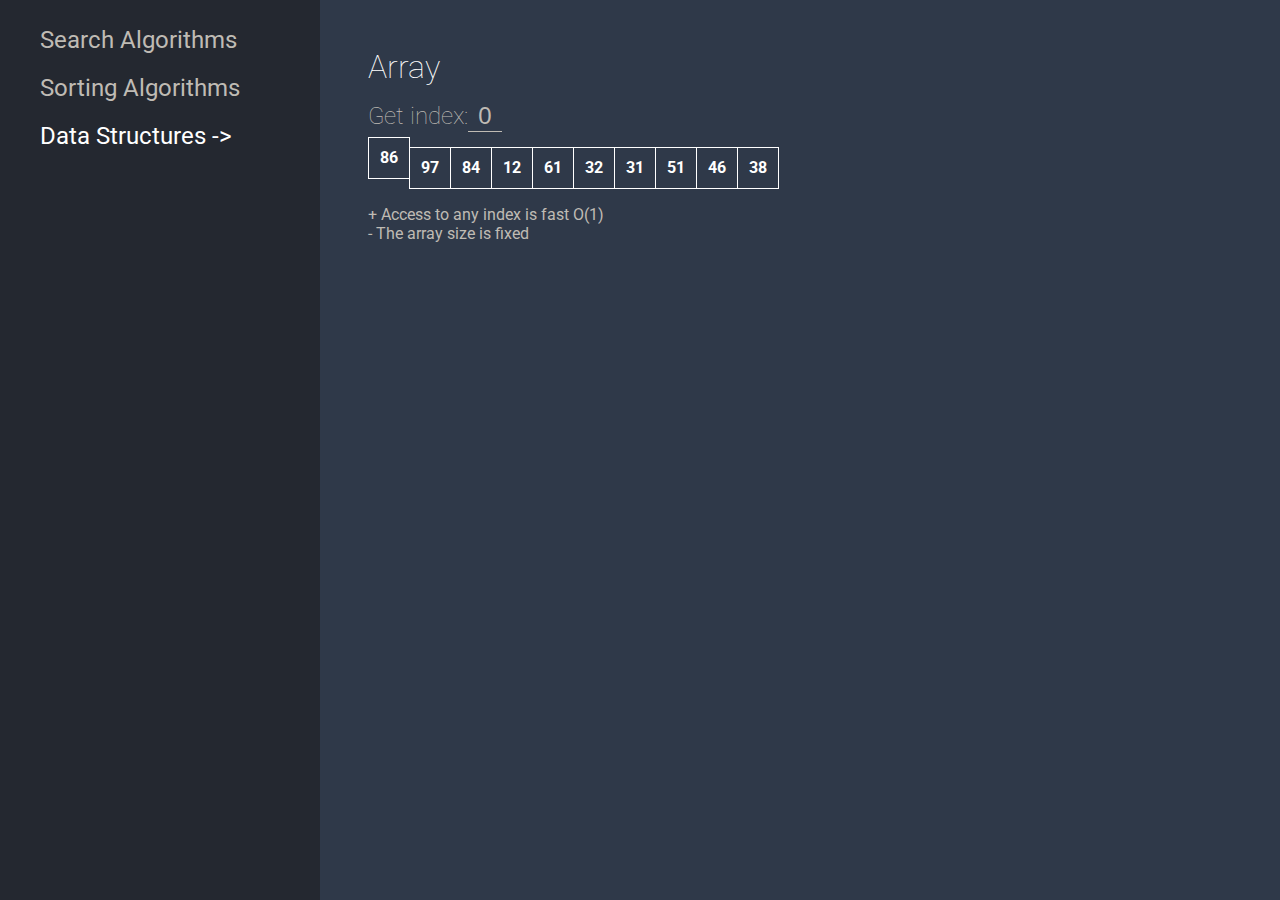
<file: docs/datastructure.html>
<!DOCTYPE HTML>
<html>
<head>
    <meta charset="UTF-8">
    <meta name="viewport" content="width=device-width, initial-scale=1">
    <title>datastructure</title>
    <link href="https://fonts.googleapis.com/css?family=Roboto:100" rel="stylesheet"> 
    <link rel="stylesheet" href="index.css">
</head>
<body>
    <script type="text/javascript">
    !function(n){"use strict";function r(n,r,t){return t.a=n,t.f=r,t}function o(t){return r(2,t,function(r){return function(n){return t(r,n)}})}function t(u){return r(3,u,function(t){return function(r){return function(n){return u(t,r,n)}}})}function u(e){return r(4,e,function(u){return function(t){return function(r){return function(n){return e(u,t,r,n)}}}})}function e(i){return r(5,i,function(e){return function(u){return function(t){return function(r){return function(n){return i(e,u,t,r,n)}}}}})}function i(f){return r(6,f,function(i){return function(e){return function(u){return function(t){return function(r){return function(n){return f(i,e,u,t,r,n)}}}}}})}function f(o){return r(7,o,function(f){return function(i){return function(e){return function(u){return function(t){return function(r){return function(n){return o(f,i,e,u,t,r,n)}}}}}}})}function a(a){return r(8,a,function(o){return function(f){return function(i){return function(e){return function(u){return function(t){return function(r){return function(n){return a(o,f,i,e,u,t,r,n)}}}}}}}})}function c(c){return r(9,c,function(a){return function(o){return function(f){return function(i){return function(e){return function(u){return function(t){return function(r){return function(n){return c(a,o,f,i,e,u,t,r,n)}}}}}}}}})}function l(n,r,t){return 2===n.a?n.f(r,t):n(r)(t)}function d(n,r,t,u){return 3===n.a?n.f(r,t,u):n(r)(t)(u)}function b(n,r,t,u,e){return 4===n.a?n.f(r,t,u,e):n(r)(t)(u)(e)}function v(n,r,t,u,e,i){return 5===n.a?n.f(r,t,u,e,i):n(r)(t)(u)(e)(i)}function s(n,r,t,u,e,i,f){return 6===n.a?n.f(r,t,u,e,i,f):n(r)(t)(u)(e)(i)(f)}var h={$:0};function g(n,r){return{$:1,a:n,b:r}}var $=o(g);function p(n){for(var r=h,t=n.length;t--;)r=g(n[t],r);return r}function m(n){for(var r=[];n.b;n=n.b)r.push(n.a);return r}var y=t(function(n,r,t){for(var u=[];r.b&&t.b;r=r.b,t=t.b)u.push(l(n,r.a,t.a));return p(u)});u(function(n,r,t,u){for(var e=[];r.b&&t.b&&u.b;r=r.b,t=t.b,u=u.b)e.push(d(n,r.a,t.a,u.a));return p(e)}),e(function(n,r,t,u,e){for(var i=[];r.b&&t.b&&u.b&&e.b;r=r.b,t=t.b,u=u.b,e=e.b)i.push(b(n,r.a,t.a,u.a,e.a));return p(i)}),i(function(n,r,t,u,e,i){for(var f=[];r.b&&t.b&&u.b&&e.b&&i.b;r=r.b,t=t.b,u=u.b,e=e.b,i=i.b)f.push(v(n,r.a,t.a,u.a,e.a,i.a));return p(f)}),o(function(t,n){return p(m(n).sort(function(n,r){return k(t(n),t(r))}))}),o(function(u,n){return p(m(n).sort(function(n,r){var t=l(u,n,r);return t===Er?0:t===Tr?-1:1}))});function A(n,r){for(var t,u=[],e=w(n,r,0,u);e&&(t=u.pop());e=w(t.a,t.b,0,u));return e}function w(n,r,t,u){if(100<t)return u.push(C(n,r)),!0;if(n===r)return!0;if("object"!=typeof n||null===n||null===r)return"function"==typeof n&&x(5),!1;for(var e in n.$<0&&(n=Fr(n),r=Fr(r)),n)if(!w(n[e],r[e],t+1,u))return!1;return!0}o(A),o(function(n,r){return!A(n,r)});function k(n,r,t){if("object"!=typeof n)return n===r?0:n<r?-1:1;if(void 0===n.$)return(t=k(n.a,r.a))?t:(t=k(n.b,r.b))?t:k(n.c,r.c);for(;n.b&&r.b&&!(t=k(n.a,r.a));n=n.b,r=r.b);return t||(n.b?1:r.b?-1:0)}o(function(n,r){return k(n,r)<0}),o(function(n,r){return k(n,r)<1}),o(function(n,r){return 0<k(n,r)}),o(function(n,r){return 0<=k(n,r)}),o(function(n,r){var t=k(n,r);return t<0?Tr:t?Lr:Er});var j=0;function C(n,r){return{a:n,b:r}}function _(n){return n}function N(n,r){var t={};for(var u in n)t[u]=n[u];for(var u in r)t[u]=r[u];return t}o(O);function O(n,r){if("string"==typeof n)return n+r;if(!n.b)return r;var t=g(n.a,r);n=n.b;for(var u=t;n.b;n=n.b)u=u.b=g(n.a,r);return t}var E=t(function(n,r,t){for(var u=Array(n),e=0;e<n;e++)u[e]=t(r+e);return u}),L=o(function(n,r){for(var t=Array(n),u=0;u<n&&r.b;u++)t[u]=r.a,r=r.b;return t.length=u,C(t,r)}),T=(o(function(n,r){return r[n]}),t(function(n,r,t){for(var u=t.length,e=Array(u),i=0;i<u;i++)e[i]=t[i];return e[n]=r,e}),o(function(n,r){for(var t=r.length,u=Array(t+1),e=0;e<t;e++)u[e]=r[e];return u[t]=n,u}),t(function(n,r,t){for(var u=t.length,e=0;e<u;e++)r=l(n,t[e],r);return r}),t(function(n,r,t){for(var u=t.length-1;0<=u;u--)r=l(n,t[u],r);return r}));o(function(n,r){for(var t=r.length,u=Array(t),e=0;e<t;e++)u[e]=n(r[e]);return u}),t(function(n,r,t){for(var u=t.length,e=Array(u),i=0;i<u;i++)e[i]=l(n,r+i,t[i]);return e}),t(function(n,r,t){return t.slice(n,r)}),t(function(n,r,t){var u=r.length,e=n-u;t.length<e&&(e=t.length);for(var i=Array(u+e),f=0;f<u;f++)i[f]=r[f];for(f=0;f<e;f++)i[f+u]=t[f];return i}),o(function(n,r){return r}),o(function(n,r){return console.log(n+": <internals>"),r});function x(n){throw Error("https://github.com/elm/core/blob/1.0.0/hints/"+n+".md")}o(function(n,r){return n+r}),o(function(n,r){return n-r}),o(function(n,r){return n*r}),o(function(n,r){return n/r}),o(function(n,r){return n/r|0}),o(Math.pow),o(function(n,r){return r%n}),o(function(n,r){var t=r%n;return 0===n?x(11):0<t&&n<0||t<0&&0<n?t+n:t}),o(Math.atan2);var S=Math.ceil,F=Math.floor,D=Math.log;o(function(n,r){return n&&r}),o(function(n,r){return n||r}),o(function(n,r){return n!==r}),o(function(n,r){return n&r}),o(function(n,r){return n|r}),o(function(n,r){return n^r});o(function(n,r){return r<<n}),o(function(n,r){return r>>n}),o(function(n,r){return r>>>n});function B(n){return{$:0,a:n}}function q(n){return{$:2,b:n,c:null}}var M=o(function(n,r){return{$:3,b:n,d:r}});o(function(n,r){return{$:4,b:n,d:r}});var R=0;function I(n){var r={$:0,e:R++,f:n,g:null,h:[]};return X(r),r}function J(r){return q(function(n){n(B(I(r)))})}function z(n,r){n.h.push(r),X(n)}var P=o(function(r,t){return q(function(n){z(r,t),n(B(j))})});var G=!1,K=[];function X(n){if(K.push(n),!G){for(G=!0;n=K.shift();)Y(n);G=!1}}function Y(r){for(;r.f;){var n=r.f.$;if(0===n||1===n){for(;r.g&&r.g.$!==n;)r.g=r.g.i;if(!r.g)return;r.f=r.g.b(r.f.a),r.g=r.g.i}else{if(2===n)return void(r.f.c=r.f.b(function(n){r.f=n,X(r)}));if(5===n){if(0===r.h.length)return;r.f=r.f.b(r.h.shift())}else r.g={$:3===n?0:1,b:r.f.b,i:r.g},r.f=r.f.d}}}o(function(r,t){return q(function(){var n=setInterval(function(){I(t)},r);return function(){clearInterval(n)}})});o(function(n,r){return n+r});o(function(n,r){return n+r});o(function(n,r){for(var t=r.length,u=Array(t),e=0;e<t;){var i=r.charCodeAt(e);i<55296||56319<i?(u[e]=n(_(r[e])),e++):(u[e]=n(_(r[e]+r[e+1])),e+=2)}return u.join("")}),o(function(n,r){for(var t=[],u=r.length,e=0;e<u;){var i=r[e],f=r.charCodeAt(e);e++,f<55296||56319<f||(i+=r[e],e++),n(_(i))&&t.push(i)}return t.join("")});t(function(n,r,t){for(var u=t.length,e=0;e<u;){var i=t[e],f=t.charCodeAt(e);e++,f<55296||56319<f||(i+=t[e],e++),r=l(n,_(i),r)}return r}),t(function(n,r,t){for(var u=t.length;u--;){var e=t[u],i=t.charCodeAt(u);i<56320||57343<i||(e=t[--u]+e),r=l(n,_(e),r)}return r});var U=o(function(n,r){return r.split(n)}),V=o(function(n,r){return r.join(n)}),W=t(function(n,r,t){return t.slice(n,r)});o(function(n,r){for(var t=r.length;t--;){var u=r[t],e=r.charCodeAt(t);if(e<56320||57343<e||(u=r[--t]+u),n(_(u)))return!0}return!1});var H=o(function(n,r){for(var t=r.length;t--;){var u=r[t],e=r.charCodeAt(t);if(e<56320||57343<e||(u=r[--t]+u),!n(_(u)))return!1}return!0}),Q=o(function(n,r){return!!~r.indexOf(n)}),Z=(o(function(n,r){return 0==r.indexOf(n)}),o(function(n,r){return n.length<=r.length&&r.lastIndexOf(n)==r.length-n.length}),o(function(n,r){var t=n.length;if(t<1)return h;for(var u=0,e=[];-1<(u=r.indexOf(n,u));)e.push(u),u+=t;return p(e)}));function nn(n){return{$:2,b:n}}nn(function(n){return"number"!=typeof n?sn("an INT",n):-2147483647<n&&n<2147483647&&(0|n)===n?st(n):!isFinite(n)||n%1?sn("an INT",n):st(n)}),nn(function(n){return"boolean"==typeof n?st(n):sn("a BOOL",n)}),nn(function(n){return"number"==typeof n?st(n):sn("a FLOAT",n)}),nn(function(n){return st(gn(n))});var rn=nn(function(n){return"string"==typeof n?st(n):n instanceof String?st(n+""):sn("a STRING",n)});var tn=o(function(n,r){return{$:6,d:n,b:r}});o(function(n,r){return{$:7,e:n,b:r}});function un(n,r){return{$:9,f:n,g:r}}o(function(n,r){return{$:10,b:r,h:n}});var en=o(function(n,r){return un(n,[r])}),fn=t(function(n,r,t){return un(n,[r,t])}),on=(u(function(n,r,t,u){return un(n,[r,t,u])}),e(function(n,r,t,u,e){return un(n,[r,t,u,e])}),i(function(n,r,t,u,e,i){return un(n,[r,t,u,e,i])}),f(function(n,r,t,u,e,i,f){return un(n,[r,t,u,e,i,f])}),a(function(n,r,t,u,e,i,f,o){return un(n,[r,t,u,e,i,f,o])}),c(function(n,r,t,u,e,i,f,o,a){return un(n,[r,t,u,e,i,f,o,a])}),o(function(n,r){try{return an(n,JSON.parse(r))}catch(n){return bt(l(lt,"This is not valid JSON! "+n.message,gn(r)))}}),o(function(n,r){return an(n,$n(r))}));function an(n,r){switch(n.$){case 2:return n.b(r);case 5:return null===r?st(n.c):sn("null",r);case 3:return vn(r)?cn(n.b,r,p):sn("a LIST",r);case 4:return vn(r)?cn(n.b,r,bn):sn("an ARRAY",r);case 6:var t=n.d;if("object"!=typeof r||null===r||!(t in r))return sn("an OBJECT with a field named `"+t+"`",r);var u=an(n.b,r[t]);return Gr(u)?u:bt(l(dt,t,u.a));case 7:var e=n.e;if(!vn(r))return sn("an ARRAY",r);if(r.length<=e)return sn("a LONGER array. Need index "+e+" but only see "+r.length+" entries",r);u=an(n.b,r[e]);return Gr(u)?u:bt(l(ht,e,u.a));case 8:if("object"!=typeof r||null===r||vn(r))return sn("an OBJECT",r);var i=h;for(var f in r)if(r.hasOwnProperty(f)){u=an(n.b,r[f]);if(!Gr(u))return bt(l(dt,f,u.a));i=g(C(f,u.a),i)}return st(Zr(i));case 9:for(var o=n.f,a=n.g,c=0;c<a.length;c++){u=an(a[c],r);if(!Gr(u))return u;o=o(u.a)}return st(o);case 10:u=an(n.b,r);return Gr(u)?an(n.h(u.a),r):u;case 11:for(var v=h,b=n.g;b.b;b=b.b){u=an(b.a,r);if(Gr(u))return u;v=g(u.a,v)}return bt(gt(Zr(v)));case 1:return bt(l(lt,n.a,gn(r)));case 0:return st(n.a)}}function cn(n,r,t){for(var u=r.length,e=Array(u),i=0;i<u;i++){var f=an(n,r[i]);if(!Gr(f))return bt(l(ht,i,f.a));e[i]=f.a}return st(t(e))}function vn(n){return Array.isArray(n)||"undefined"!=typeof FileList&&n instanceof FileList}function bn(r){return l(at,r.length,function(n){return r[n]})}function sn(n,r){return bt(l(lt,"Expecting "+n,gn(r)))}function ln(n,r){if(n===r)return!0;if(n.$!==r.$)return!1;switch(n.$){case 0:case 1:return n.a===r.a;case 2:return n.b===r.b;case 5:return n.c===r.c;case 3:case 4:case 8:return ln(n.b,r.b);case 6:return n.d===r.d&&ln(n.b,r.b);case 7:return n.e===r.e&&ln(n.b,r.b);case 9:return n.f===r.f&&dn(n.g,r.g);case 10:return n.h===r.h&&ln(n.b,r.b);case 11:return dn(n.g,r.g)}}function dn(n,r){var t=n.length;if(t!==r.length)return!1;for(var u=0;u<t;u++)if(!ln(n[u],r[u]))return!1;return!0}var hn=o(function(n,r){return JSON.stringify($n(r),null,n)+""});function gn(n){return n}function $n(n){return n}t(function(n,r,t){return t[n]=$n(r),t});gn(null);u(function(n,r,t,u){return pn(r,u,n.aw,n.aD,n.aB,function(){return function(){}})});function pn(n,r,t,u,e,i){var f=l(on,n,gn(r?r.flags:void 0));Gr(f)||x(2);var o={},a=(f=t(f.a)).a,c=i(b,a),v=function(n,r){var t;for(var u in mn){var e=mn[u];e.a&&((t=t||{})[u]=e.a(u,r)),n[u]=An(e,r)}return t}(o,b);function b(n,r){f=l(u,n,a),c(a=f.a,r),_n(o,f.b,e(a))}return _n(o,f.b,e(a)),v?{ports:v}:{}}var mn={};function yn(n,r,t,u,e){return{b:n,c:r,d:t,e:u,f:e}}function An(n,r){var u={g:r,h:void 0},e=n.c,i=n.d,f=n.e,o=n.f;return u.h=I(l(M,function n(t){return l(M,n,function(n){return{$:5,b:n}}(function(n){var r=n.a;return 0===n.$?d(i,u,r,t):f&&o?b(e,u,r.i,r.j,t):d(e,u,f?r.i:r.j,t)}))},n.b))}var wn=o(function(r,t){return q(function(n){r.g(t),n(B(j))})});o(function(n,r){return l(P,n.h,{$:0,a:r})});function kn(r){return function(n){return{$:1,k:r,l:n}}}function jn(n){return{$:2,m:n}}var Cn=o(function(n,r){return{$:3,n:n,o:r}});function _n(n,r,t){var u={};for(var e in Nn(!0,r,u,null),Nn(!1,t,u,null),n)z(n[e],{$:"fx",a:u[e]||{i:h,j:h}})}function Nn(n,r,t,u){switch(r.$){case 1:var e=r.k,i=function(n,r,t,u){return l(n?mn[r].e:mn[r].f,function(n){for(var r=t;r;r=r.q)n=r.p(n);return n},u)}(n,e,u,r.l);return void(t[e]=function(n,r,t){return t=t||{i:h,j:h},n?t.i=g(r,t.i):t.j=g(r,t.j),t}(n,i,t[e]));case 2:for(var f=r.m;f.b;f=f.b)Nn(n,f.a,t,u);return;case 3:return void Nn(n,r.o,t,{p:r.n,q:u})}}o(function(n,r){return r});var On;o(function(r,t){return function(n){return r(t(n))}});var En="undefined"!=typeof document?document:{};function Ln(n,r){n.appendChild(r)}u(function(n,r,t,u){var e=u.node;return e.parentNode.replaceChild(Gn(n,function(){}),e),{}});function Tn(n){return{$:0,a:n}}var xn=o(function(i,f){return o(function(n,r){for(var t=[],u=0;r.b;r=r.b){var e=r.a;u+=e.b||0,t.push(e)}return u+=t.length,{$:1,c:f,d:zn(n),e:t,f:i,b:u}})})(void 0);o(function(i,f){return o(function(n,r){for(var t=[],u=0;r.b;r=r.b){var e=r.a;u+=e.b.b||0,t.push(e)}return u+=t.length,{$:2,c:f,d:zn(n),e:t,f:i,b:u}})})(void 0);var Sn=o(function(n,r){return{$:4,j:n,k:r,b:1+(r.b||0)}});function Fn(n,r){return{$:5,l:n,m:r,k:void 0}}var Dn=o(function(n,r){return Fn([n,r],function(){return n(r)})}),Bn=(t(function(n,r,t){return Fn([n,r,t],function(){return l(n,r,t)})}),u(function(n,r,t,u){return Fn([n,r,t,u],function(){return d(n,r,t,u)})}),e(function(n,r,t,u,e){return Fn([n,r,t,u,e],function(){return b(n,r,t,u,e)})}),i(function(n,r,t,u,e,i){return Fn([n,r,t,u,e,i],function(){return v(n,r,t,u,e,i)})}),f(function(n,r,t,u,e,i,f){return Fn([n,r,t,u,e,i,f],function(){return s(n,r,t,u,e,i,f)})}),a(function(n,r,t,u,e,i,f,o){return Fn([n,r,t,u,e,i,f,o],function(){return function(n,r,t,u,e,i,f,o){return 7===n.a?n.f(r,t,u,e,i,f,o):n(r)(t)(u)(e)(i)(f)(o)}(n,r,t,u,e,i,f,o)})}),c(function(n,r,t,u,e,i,f,o,a){return Fn([n,r,t,u,e,i,f,o,a],function(){return function(n,r,t,u,e,i,f,o,a){return 8===n.a?n.f(r,t,u,e,i,f,o,a):n(r)(t)(u)(e)(i)(f)(o)(a)}(n,r,t,u,e,i,f,o,a)})}),o(function(n,r){return{$:"a0",n:n,o:r}})),qn=(o(function(n,r){return{$:"a1",n:n,o:r}}),o(function(n,r){return{$:"a2",n:n,o:r}})),Mn=o(function(n,r){return{$:"a3",n:n,o:r}});t(function(n,r,t){return{$:"a4",n:r,o:{f:n,o:t}}});o(function(n,r){return"a0"===r.$?l(Bn,r.n,function(n,r){var t=lu(r);return{$:r.$,a:t?d(bu,t<3?In:Jn,su(n),r.a):l(vu,n,r.a)}}(n,r.o)):r});var Rn,In=o(function(n,r){return C(n(r.a),r.b)}),Jn=o(function(n,r){return{k:n(r.k),O:r.O,M:r.M}});function zn(n){for(var r={};n.b;n=n.b){var t=n.a,u=t.$,e=t.n,i=t.o;if("a2"!==u){var f=r[u]||(r[u]={});"a3"===u&&"class"===e?Pn(f,e,i):f[e]=i}else"className"===e?Pn(r,e,$n(i)):r[e]=$n(i)}return r}function Pn(n,r,t){var u=n[r];n[r]=u?u+" "+t:t}function Gn(n,r){var t=n.$;if(5===t)return Gn(n.k||(n.k=n.m()),r);if(0===t)return En.createTextNode(n.a);if(4===t){for(var u=n.k,e=n.j;4===u.$;)"object"!=typeof e?e=[e,u.j]:e.push(u.j),u=u.k;var i={j:e,p:r};return(f=Gn(u,i)).elm_event_node_ref=i,f}if(3===t)return Kn(f=n.h(n.g),r,n.d),f;var f=n.f?En.createElementNS(n.f,n.c):En.createElement(n.c);On&&"a"==n.c&&f.addEventListener("click",On(f)),Kn(f,r,n.d);for(var o=n.e,a=0;a<o.length;a++)Ln(f,Gn(1===t?o[a]:o[a].b,r));return f}function Kn(n,r,t){for(var u in t){var e=t[u];"a1"===u?Xn(n,e):"a0"===u?Vn(n,r,e):"a3"===u?Yn(n,e):"a4"===u?Un(n,e):("value"!==u&&"checked"!==u||n[u]!==e)&&(n[u]=e)}}function Xn(n,r){var t=n.style;for(var u in r)t[u]=r[u]}function Yn(n,r){for(var t in r){var u=r[t];void 0!==u?n.setAttribute(t,u):n.removeAttribute(t)}}function Un(n,r){for(var t in r){var u=r[t],e=u.f,i=u.o;void 0!==i?n.setAttributeNS(e,t,i):n.removeAttributeNS(e,t)}}function Vn(n,r,t){var u=n.elmFs||(n.elmFs={});for(var e in t){var i=t[e],f=u[e];if(i){if(f){if(f.q.$===i.$){f.q=i;continue}n.removeEventListener(e,f)}f=Wn(r,i),n.addEventListener(e,f,Rn&&{passive:lu(i)<2}),u[e]=f}else n.removeEventListener(e,f),u[e]=void 0}}try{window.addEventListener("t",null,Object.defineProperty({},"passive",{get:function(){Rn=!0}}))}catch(n){}function Wn(v,n){function b(n){var r=b.q,t=an(r.a,n);if(Gr(t)){for(var u,e=lu(r),i=t.a,f=e?e<3?i.a:i.k:i,o=1==e?i.b:3==e&&i.O,a=(o&&n.stopPropagation(),(2==e?i.b:3==e&&i.M)&&n.preventDefault(),v);u=a.j;){if("function"==typeof u)f=u(f);else for(var c=u.length;c--;)f=u[c](f);a=a.p}a(f,o)}}return b.q=n,b}function Hn(n,r){return n.$==r.$&&ln(n.a,r.a)}function Qn(n,r){var t=[];return nr(n,r,t,0),t}function Zn(n,r,t,u){var e={$:r,r:t,s:u,t:void 0,u:void 0};return n.push(e),e}function nr(n,r,t,u){if(n!==r){var e=n.$,i=r.$;if(e!==i){if(1!==e||2!==i)return void Zn(t,0,u,r);r=function(n){for(var r=n.e,t=r.length,u=Array(t),e=0;e<t;e++)u[e]=r[e].b;return{$:1,c:n.c,d:n.d,e:u,f:n.f,b:n.b}}(r),i=1}switch(i){case 5:for(var f=n.l,o=r.l,a=f.length,c=a===o.length;c&&a--;)c=f[a]===o[a];if(c)return void(r.k=n.k);r.k=r.m();var v=[];return nr(n.k,r.k,v,0),void(0<v.length&&Zn(t,1,u,v));case 4:for(var b=n.j,s=r.j,l=!1,d=n.k;4===d.$;)l=!0,"object"!=typeof b?b=[b,d.j]:b.push(d.j),d=d.k;for(var h=r.k;4===h.$;)l=!0,"object"!=typeof s?s=[s,h.j]:s.push(h.j),h=h.k;return l&&b.length!==s.length?void Zn(t,0,u,r):((l?function(n,r){for(var t=0;t<n.length;t++)if(n[t]!==r[t])return!1;return!0}(b,s):b===s)||Zn(t,2,u,s),void nr(d,h,t,u+1));case 0:return void(n.a!==r.a&&Zn(t,3,u,r.a));case 1:return void rr(n,r,t,u,ur);case 2:return void rr(n,r,t,u,er);case 3:if(n.h!==r.h)return void Zn(t,0,u,r);var g=tr(n.d,r.d);g&&Zn(t,4,u,g);var $=r.i(n.g,r.g);return void($&&Zn(t,5,u,$))}}}function rr(n,r,t,u,e){if(n.c===r.c&&n.f===r.f){var i=tr(n.d,r.d);i&&Zn(t,4,u,i),e(n,r,t,u)}else Zn(t,0,u,r)}function tr(n,r,t){var u;for(var e in n)if("a1"!==e&&"a0"!==e&&"a3"!==e&&"a4"!==e)if(e in r){var i=n[e],f=r[e];i===f&&"value"!==e&&"checked"!==e||"a0"===t&&Hn(i,f)||((u=u||{})[e]=f)}else(u=u||{})[e]=t?"a1"===t?"":"a0"===t||"a3"===t?void 0:{f:n[e].f,o:void 0}:"string"==typeof n[e]?"":null;else{var o=tr(n[e],r[e]||{},e);o&&((u=u||{})[e]=o)}for(var a in r)a in n||((u=u||{})[a]=r[a]);return u}function ur(n,r,t,u){var e=n.e,i=r.e,f=e.length,o=i.length;o<f?Zn(t,6,u,{v:o,i:f-o}):f<o&&Zn(t,7,u,{v:f,e:i});for(var a=f<o?f:o,c=0;c<a;c++){var v=e[c];nr(v,i[c],t,++u),u+=v.b||0}}function er(n,r,t,u){for(var e=[],i={},f=[],o=n.e,a=r.e,c=o.length,v=a.length,b=0,s=0,l=u;b<c&&s<v;){var d=(_=o[b]).a,h=(N=a[s]).a,g=_.b,$=N.b,p=void 0,m=void 0;if(d!==h){var y=o[b+1],A=a[s+1];if(y){var w=y.a,k=y.b;m=h===w}if(A){var j=A.a,C=A.b;p=d===j}if(p&&m)nr(g,C,e,++l),fr(i,e,d,$,s,f),l+=g.b||0,or(i,e,d,k,++l),l+=k.b||0,b+=2,s+=2;else if(p)l++,fr(i,e,h,$,s,f),nr(g,C,e,l),l+=g.b||0,b+=1,s+=2;else if(m)or(i,e,d,g,++l),l+=g.b||0,nr(k,$,e,++l),l+=k.b||0,b+=2,s+=1;else{if(!y||w!==j)break;or(i,e,d,g,++l),fr(i,e,h,$,s,f),l+=g.b||0,nr(k,C,e,++l),l+=k.b||0,b+=2,s+=2}}else nr(g,$,e,++l),l+=g.b||0,b++,s++}for(;b<c;){var _;or(i,e,(_=o[b]).a,g=_.b,++l),l+=g.b||0,b++}for(;s<v;){var N,O=O||[];fr(i,e,(N=a[s]).a,N.b,void 0,O),s++}(0<e.length||0<f.length||O)&&Zn(t,8,u,{w:e,x:f,y:O})}var ir="_elmW6BL";function fr(n,r,t,u,e,i){var f=n[t];if(!f)return i.push({r:e,A:f={c:0,z:u,r:e,s:void 0}}),void(n[t]=f);if(1===f.c){i.push({r:e,A:f}),f.c=2;var o=[];return nr(f.z,u,o,f.r),f.r=e,void(f.s.s={w:o,A:f})}fr(n,r,t+ir,u,e,i)}function or(n,r,t,u,e){var i=n[t];if(i){if(0===i.c){i.c=2;var f=[];return nr(u,i.z,f,e),void Zn(r,9,e,{w:f,A:i})}or(n,r,t+ir,u,e)}else{var o=Zn(r,9,e,void 0);n[t]={c:1,z:u,r:e,s:o}}}function ar(n,r,t,u){!function n(r,t,u,e,i,f,o){var a=u[e];var c=a.r;for(;c===i;){var v=a.$;if(1===v)ar(r,t.k,a.s,o);else if(8===v){a.t=r,a.u=o;var b=a.s.w;0<b.length&&n(r,t,b,0,i,f,o)}else if(9===v){a.t=r,a.u=o;var s=a.s;if(s){s.A.s=r;var b=s.w;0<b.length&&n(r,t,b,0,i,f,o)}}else a.t=r,a.u=o;if(!(a=u[++e])||(c=a.r)>f)return e}var l=t.$;if(4===l){for(var d=t.k;4===d.$;)d=d.k;return n(r,d,u,e,i+1,f,r.elm_event_node_ref)}var h=t.e;var g=r.childNodes;for(var $=0;$<h.length;$++){var p=1===l?h[$]:h[$].b,m=++i+(p.b||0);if(i<=c&&c<=m&&(e=n(g[$],p,u,e,i,m,o),!(a=u[e])||(c=a.r)>f))return e;i=m}return e}(n,r,t,0,0,r.b,u)}function cr(n,r,t,u){return 0===t.length?n:(ar(n,r,t,u),vr(n,t))}function vr(n,r){for(var t=0;t<r.length;t++){var u=r[t],e=u.t,i=br(e,u);e===n&&(n=i)}return n}function br(n,r){switch(r.$){case 0:return function(n,r,t){var u=n.parentNode,e=Gn(r,t);e.elm_event_node_ref||(e.elm_event_node_ref=n.elm_event_node_ref);u&&e!==n&&u.replaceChild(e,n);return e}(n,r.s,r.u);case 4:return Kn(n,r.u,r.s),n;case 3:return n.replaceData(0,n.length,r.s),n;case 1:return vr(n,r.s);case 2:return n.elm_event_node_ref?n.elm_event_node_ref.j=r.s:n.elm_event_node_ref={j:r.s,p:r.u},n;case 6:for(var t=r.s,u=0;u<t.i;u++)n.removeChild(n.childNodes[t.v]);return n;case 7:for(var e=(t=r.s).e,i=n.childNodes[u=t.v];u<e.length;u++)n.insertBefore(Gn(e[u],r.u),i);return n;case 9:if(!(t=r.s))return n.parentNode.removeChild(n),n;var f=t.A;return void 0!==f.r&&n.parentNode.removeChild(n),f.s=vr(n,t.w),n;case 8:return function(n,r){var t=r.s,u=function(n,r){if(!n)return;for(var t=En.createDocumentFragment(),u=0;u<n.length;u++){var e=n[u].A;Ln(t,2===e.c?e.s:Gn(e.z,r.u))}return t}(t.y,r);n=vr(n,t.w);for(var e=t.x,i=0;i<e.length;i++){var f=e[i],o=f.A,a=2===o.c?o.s:Gn(o.z,r.u);n.insertBefore(a,n.childNodes[f.r])}u&&Ln(n,u);return n}(n,r);case 5:return r.s(n);default:x(10)}}function sr(n){if(3===n.nodeType)return Tn(n.textContent);if(1!==n.nodeType)return Tn("");for(var r=h,t=n.attributes,u=t.length;u--;){var e=t[u];r=g(l(Mn,e.name,e.value),r)}var i=n.tagName.toLowerCase(),f=h,o=n.childNodes;for(u=o.length;u--;)f=g(sr(o[u]),f);return d(xn,i,r,f)}u(function(r,n,t,o){return pn(n,o,r.aw,r.aD,r.aB,function(u,n){var e=r.aF,i=o.node,f=sr(i);return hr(n,function(n){var r=e(n),t=Qn(f,r);i=cr(i,f,t,u),f=r})})});var lr=u(function(r,n,t,u){return pn(n,u,r.aw,r.aD,r.aB,function(e,n){var i=r.C&&r.C(e),f=r.aF,o=En.title,a=En.body,c=sr(a);return hr(n,function(n){On=i;var r=f(n),t=xn("body")(h)(r.ap),u=Qn(c,t);a=cr(a,c,u,e),c=t,On=0,o!==r.aC&&(En.title=o=r.aC)})})}),dr=("undefined"!=typeof cancelAnimationFrame&&cancelAnimationFrame,"undefined"!=typeof requestAnimationFrame?requestAnimationFrame:function(n){return setTimeout(n,1e3/60)});function hr(t,u){u(t);var e=0;function i(){e=1===e?0:(dr(i),u(t),1)}return function(n,r){t=n,r?(u(t),2===e&&(e=1)):(0===e&&dr(i),e=2)}}o(function(n,r){return l(Hu,Iu,q(function(){r&&history.go(r),n()}))}),o(function(n,r){return l(Hu,Iu,q(function(){history.pushState({},"",r),n()}))}),o(function(n,r){return l(Hu,Iu,q(function(){history.replaceState({},"",r),n()}))});var gr={addEventListener:function(){},removeEventListener:function(){}},$r=("undefined"!=typeof document&&document,"undefined"!=typeof window?window:gr);t(function(r,t,u){return J(q(function(){function n(n){I(u(n))}return r.addEventListener(t,n,Rn&&{passive:!0}),function(){r.removeEventListener(t,n)}}))}),o(function(n,r){var t=an(n,r);return Gr(t)?ct(t.a):vt});function pr(t,u){return q(function(r){dr(function(){var n=document.getElementById(t);r(n?B(u(n)):function(n){return{$:1,a:n}}(Ru(t)))})})}o(function(r,n){return pr(n,function(n){return n[r](),j})});o(function(n,r){return function(r){return q(function(n){dr(function(){n(B(r()))})})}(function(){return $r.scroll(n,r),j})});t(function(n,r,t){return pr(n,function(n){return n.scrollLeft=r,n.scrollTop=t,j})});function mr(n){return n}function yr(n){var r=n.b;return l(Br,1664525*n.a+r>>>0,r)}function Ar(n){var r=n.a,t=277803737*(r^r>>>4+(r>>>28));return(t>>>22^t)>>>0}function wr(n){var r=$t(n);return 97<=r&&r<=122}function kr(n){var r=$t(n);return r<=90&&65<=r}function jr(n){return wr(n)||kr(n)}function Cr(n){return wr(n)||kr(n)||function(n){var r=$t(n);return r<=57&&48<=r}(n)}function _r(n){return d(Qr,o(function(n,r){return r+1}),0,n)}function Nr(n){return l(jt,"\n    ",l(_t,"\n",n))}var Or,Er=1,Lr=2,Tr=0,xr=t(function(n,r,t){for(;;){if(-2===t.$)return r;var u=t.d,e=n,i=d(n,t.b,t.c,d(xr,n,r,t.e));n=e,r=i,t=u}}),Sr=$,Fr=function(n){return d(xr,t(function(n,r,t){return l(Sr,C(n,r),t)}),h,n)},Dr=T,Br=(t(function(t,n,r){var u=r.c,e=r.d,i=o(function(n,r){return d(Dr,n.$?t:i,r,n.a)});return d(Dr,i,d(Dr,t,n,e),u)}),o(function(n,r){return{$:0,a:n,b:r}})),qr=o(function(t,f){return function(n){var r=k(t,f)<0?C(t,f):C(f,t),u=r.a,e=r.b-u+1;if(e-1&e){var i=(-e>>>0)%e>>>0;return function(n){for(;;){var r=Ar(n),t=yr(n);if(0<=k(r,i))return C(r%e+u,t);n=t}}(n)}return C(((e-1&Ar(n))>>>0)+u,yr(n))}}),Mr=u(function(n,r,t,u){for(;;){if(r<1)return C(n,u);var e=t(u),i=e.b;n=l(Sr,e.a,n),r=r-1,t=t,u=i}}),Rr=l(o(function(r,n){var t=n;return function(n){return b(Mr,h,r,t,n)}}),10,l(qr,10,99)),Ir=M,Jr=B,zr=(o(function(n,r){return{$:0,a:n,b:r}}),Or=mr,q(function(n){n(B(Or(Date.now())))})),Pr=l(Ir,function(n){return Jr(function(n){var r=yr(l(Br,0,1013904223));return yr(l(Br,r.a+n>>>0,r.b))}(function(n){return n}(n)))},zr),Gr=function(n){return!n.$},Kr=u(function(n,r,t,u){return{$:0,a:n,b:r,c:t,d:u}}),Xr=S,Yr=o(function(n,r){return D(r)/D(n)}),Ur=Xr(l(Yr,2,32)),Vr=[],Wr=b(Kr,0,Ur,Vr,Vr),Hr=L,Qr=t(function(n,r,t){for(;;){if(!t.b)return r;var u=t.b,e=n,i=l(n,t.a,r);n=e,r=i,t=u}}),Zr=function(n){return d(Qr,Sr,h,n)},nt=o(function(n,r){for(;;){var t=l(Hr,32,n),u=t.b,e=l(Sr,{$:0,a:t.a},r);if(!u.b)return Zr(e);n=u,r=e}}),rt=(o(function(n,r){return r(n)}),o(function(n,r){for(;;){var t=Xr(r/32);if(1===t)return l(Hr,32,n).a;n=l(nt,n,h),r=t}})),tt=(o(function(n,r){return n(r)}),F),ut=o(function(n,r){return 0<k(n,r)?n:r}),et=function(n){return n.length},it=o(function(n,r){if(r.a){var t=32*r.a,u=tt(l(Yr,32,t-1)),e=n?Zr(r.d):r.d,i=l(rt,e,r.a);return b(Kr,et(r.c)+t,l(ut,5,u*Ur),i,r.c)}return b(Kr,et(r.c),Ur,Vr,r.c)}),ft=E,ot=e(function(n,r,t,u,e){for(;;){if(r<0)return l(it,!1,{d:u,a:t/32|0,c:e});var i={$:1,a:d(ft,32,r,n)};n=n,r=r-32,t=t,u=l(Sr,i,u),e=e}}),at=o(function(n,r){if(0<n){var t=n%32,u=d(ft,t,n-t,r);return v(ot,r,n-t-32,n,h,u)}return Wr}),ct=function(n){return{$:0,a:n}},vt={$:1},bt=function(n){return{$:1,a:n}},st=function(n){return{$:0,a:n}},lt=o(function(n,r){return{$:3,a:n,b:r}}),dt=o(function(n,r){return{$:0,a:n,b:r}}),ht=o(function(n,r){return{$:1,a:n,b:r}}),gt=function(n){return{$:2,a:n}},$t=function(n){var r=n.charCodeAt(0);return r<55296||56319<r?r:1024*(r-55296)+n.charCodeAt(1)-56320+65536},pt=y,mt=t(function(n,r,t){for(;;){if(1<=k(n,r))return t;var u=n,e=r-1,i=l(Sr,r,t);n=u,r=e,t=i}}),yt=o(function(n,r){return d(mt,n,r,h)}),At=o(function(n,r){return d(pt,n,l(yt,0,_r(r)-1),r)}),wt=H,kt=function(n){return n+""},jt=o(function(n,r){return l(V,n,m(r))}),Ct=function(n){var r=n.charCodeAt(0);return r?ct(r<55296||56319<r?C(_(n[0]),n.slice(1)):C(_(n[0]+n[1]),n.slice(2))):vt},_t=o(function(n,r){return p(l(U,n,r))}),Nt=hn,Ot=o(function(n,r){return"\n\n("+kt(n+1)+") "+Nr(Et(r))}),Et=function(n){return l(Lt,n,h)},Lt=o(function(n,r){n:for(;;)switch(n.$){case 0:var u=n.a,t=n.b,e=function(){var n=Ct(u);if(1===n.$)return!1;var r=n.a,t=r.b;return jr(r.a)&&l(wt,Cr,t)}(),i=t,f=l(Sr,e?"."+u:"['"+u+"']",r);n=i,r=f;continue n;case 1:t=n.b;var o="["+kt(n.a)+"]";i=t,f=l(Sr,o,r);n=i,r=f;continue n;case 2:var a=n.a;if(a.b){if(a.b.b){var c=(r.b?"The Json.Decode.oneOf at json"+l(jt,"",Zr(r)):"Json.Decode.oneOf")+" failed in the following "+kt(_r(a))+" ways:";return l(jt,"\n\n",l(Sr,c,l(At,Ot,a)))}n=i=t=a.a,r=f=r;continue n}return"Ran into a Json.Decode.oneOf with no possibilities"+(r.b?" at json"+l(jt,"",Zr(r)):"!");default:var v=n.a,b=n.b;return(c=r.b?"Problem with the value at json"+l(jt,"",Zr(r))+":\n\n    ":"Problem with the given value:\n\n")+(Nr(l(Nt,4,b))+"\n\n")+v}}),Tt=wn,xt=o(function(n,r){return n(r)}),St=t(function(n,r,t){if(r.b){var u=r.b,e=l(xt,r.a,t),i=e.b;return l(Ir,function(){return d(St,n,u,i)},l(Tt,n,e.a))}return Jr(t)}),Ft=t(function(n,r,t){return Jr(t)}),Dt=o(function(u,n){var e=n;return function(n){var r=e(n),t=r.b;return C(u(r.a),t)}}),Bt=o(function(n,r){return l(Dt,n,r)});mn.Random=yn(Pr,St,Ft,Bt);function qt(n){return{$:0,a:n}}function Mt(n){if(n.b){return ct(n.a)}return vt}function Rt(n){return{$:0,a:n}}function It(n){return l(mu,"",kt(n))}function Jt(u){var n=function(){var n=u.n;if(n.$){var r=n.b,t=n.c;return O(l(wu,It,n.a),O(function(n){return p([n])}(function(n){return l(mu,"upper",kt(n))}(r)),l(wu,It,t)))}return l(wu,It,n.a)}();return l(du,p([pu("squares")]),n)}function zt(n){return C(n,!0)}function Pt(n){var r,t=(r=n.A).$?"":kt(r.a);return l(du,p([pu("algorithm")]),p([l(ku,h,p([hu("Array")])),l(ju,h,p([hu("Get index:"),l(Cu,p([function(n){return l(Lu,"input",l(vu,zt,l(vu,n,Su)))}(Rt),Ou(t),function(n){return l(Mn,"maxlength",kt(n))}(1),pu("inline-input")]),h)])),Jt(n),l(Nu,h,p([l(_u,h,p([hu("+ Access to any index is fast O(1)")])),l(_u,h,p([hu(" - The array size is fixed")]))]))]))}function Gt(n){return l(du,p([pu("sidebar")]),p([l(Nu,h,l(wu,Bu(n),p([d(Fu,0,"Search Algorithms","index.html"),d(Fu,1,"Sorting Algorithms","sort.html"),d(Fu,2,"Data Structures","datastructure.html")])))]))}var Kt=kn("Random"),Xt=l(o(function(n,r){return Kt(l(Dt,n,r))}),function(n){return{$:2,a:n}},Rr),Yt=l(o(function(n,r){return{n:r,A:n}}),ct(0),qt(h)),Ut=jn,Vt=Cn,Wt=jn(h),Ht={$:1},Qt=t(function(n,r,t){return{$:1,a:n,b:r,c:t}}),Zt=o(function(n,r){n:for(;;){if(0<n){if(r.b){n=n-1,r=r.b;continue n}return r}return r}}),nu=t(function(n,r,t){n:for(;;){if(0<n){if(r.b){var u=r.a;n=n-1,r=r.b,t=l(Sr,u,t);continue n}return t}return t}}),ru=o(function(n,r){return Zr(d(nu,n,r,h))}),tu=t(function(n,r,t){if(0<r){var u=C(r,t);n:for(;;){r:for(;;){if(!u.b.b)return t;if(!u.b.b.b){if(1===u.a)break n;break r}switch(u.a){case 1:break n;case 2:var e=u.b;return p([e.a,e.b.a]);case 3:if(u.b.b.b.b){var i=u.b,f=i.b;return p([i.a,f.a,f.b.a])}break r;default:if(u.b.b.b.b&&u.b.b.b.b.b){var o=u.b,a=o.b,c=a.b,v=c.b,b=v.a,s=v.b;return l(Sr,o.a,l(Sr,a.a,l(Sr,c.a,l(Sr,b,1e3<n?l(ru,r-4,s):d(tu,n+1,r-4,s)))))}break r}}return t}return p([u.b.a])}return h}),uu=o(function(n,r){return d(tu,0,n,r)}),eu=Ut(h),iu=function(n){return n.length},fu=function(n){for(var r=0,t=n.charCodeAt(0),u=43==t||45==t?1:0,e=u;e<n.length;++e){var i=n.charCodeAt(e);if(i<48||57<i)return vt;r=10*r+i-48}return e==u?vt:ct(45==t?-r:r)},ou=o(function(n,t){n:for(;;)switch(n.$){case 0:var r=n.a;if(iu(r)<2){var u=Ht,e=N(t,{A:fu(r)});n=u,t=e;continue n}var i=fu(r);if(i.$)return C(t,eu);u=Ht,e=N(t,{A:ct(a=i.a)});n=u,t=e;continue n;case 1:var f=function(){var n=t.n;if(n.$){var r=n.c;return O(n.a,O(l(Sr,n.b,h),r))}return n.a}(),o=t.A;if(1===o.$)return C(N(t,{n:qt(f)}),eu);var a,c=Mt(l(Zt,a=o.a,f));if(c.$)return C(N(t,{n:qt(f)}),eu);var v=c.a,b=l(Zt,a+1,f),s=l(uu,a,f);return C(N(t,{n:d(Qt,s,v,b)}),eu);default:u=Ht,e=N(t,{n:qt(f=n.a)});n=u,t=e;continue n}}),au=t(function(n,r,t){var u=t.b;return C(n(t.a),r(u))}),cu=o(function(n,r){return d(au,function(n){return N(r,{n:n})},function(n){return l(Vt,mr,n)},l(ou,n,r.n))}),vu=en,bu=fn,su=function(n){return{$:0,a:n}},lu=function(n){switch(n.$){case 0:return 0;case 1:return 1;case 2:return 2;default:return 3}},du=xn("div"),hu=Tn,gu=gn,$u=o(function(n,r){return l(qn,n,gu(r))}),pu=$u("className"),mu=o(function(n,r){return l(du,p([pu("square"),pu(n)]),p([hu(r)]))}),yu=u(function(n,r,t,u){if(u.b){var e=u.a,i=u.b;if(i.b){var f=i.a,o=i.b;if(o.b){var a=o.a,c=o.b;if(c.b){var v=c.b;return l(n,e,l(n,f,l(n,a,l(n,c.a,500<t?d(Qr,n,r,Zr(v)):b(yu,n,r,t+1,v)))))}return l(n,e,l(n,f,l(n,a,r)))}return l(n,e,l(n,f,r))}return l(n,e,r)}return r}),Au=t(function(n,r,t){return b(yu,n,r,0,t)}),wu=o(function(t,n){return d(Au,o(function(n,r){return l(Sr,t(n),r)}),h,n)}),ku=xn("h1"),ju=xn("h2"),Cu=xn("input"),_u=xn("li"),Nu=xn("ul"),Ou=$u("value"),Eu=Bn,Lu=o(function(n,r){return l(Eu,n,function(n){return{$:1,a:n}}(r))}),Tu=tn,xu=rn,Su=l(o(function(n,r){return d(Au,Tu,r,n)}),p(["target","value"]),xu),Fu=t(function(n,r,t){return{X:t,K:r,ak:n}}),Du=xn("a"),Bu=o(function(n,r){return l(_u,h,p([A(n,r.ak)?hu(r.K+" ->"):l(Du,p([function(n){return l($u,"href",function(n){return/^javascript:/i.test(n.replace(/\s/g,""))?"":n}(n))}(r.X)]),p([hu(r.K)]))]))}),qu=Sn,Mu=Dn,Ru=mr,Iu=function(n){for(;;){n=n}},Ju=Jr(0),zu=o(function(r,n){return l(Ir,function(n){return Jr(r(n))},n)}),Pu=t(function(t,n,u){return l(Ir,function(r){return l(Ir,function(n){return Jr(l(t,r,n))},u)},n)}),Gu=o(function(n,r){var t=r;return J(l(Ir,Tt(n),t))}),Ku=t(function(n,r){return l(zu,function(){return 0},function(n){return d(Au,Pu(Sr),Jr(h),n)}(l(wu,Gu(n),r)))}),Xu=t(function(){return Jr(0)}),Yu=o(function(n,r){return l(zu,n,r)});mn.Task=yn(Ju,Ku,Xu,Yu);function Uu(n){return""===n}var Vu,Wu=kn("Task"),Hu=o(function(n,r){return Wu(l(zu,n,r))}),Qu=W,Zu=o(function(n,r){return n<1?r:d(Qu,n,iu(r),r)}),ne=Z,re=o(function(n,r){return n<1?"":d(Qu,0,n,r)}),te=Q,ue=i(function(n,r,t,u,e,i){return{U:i,V:r,_:u,ab:t,ae:n,af:e}}),ee=e(function(n,r,t,u,e){if(Uu(e)||l(te,"@",e))return vt;var i=l(ne,":",e);if(i.b){if(i.b.b)return vt;var f=i.a,o=fu(l(Zu,f+1,e));if(1===o.$)return vt;var a=o;return ct(s(ue,n,l(re,f,e),a,r,t,u))}return ct(s(ue,n,e,vt,r,t,u))}),ie=u(function(n,r,t,u){if(Uu(u))return vt;var e=l(ne,"/",u);if(e.b){var i=e.a;return v(ee,n,l(Zu,i,u),r,t,l(re,i,u))}return v(ee,n,"/",r,t,u)}),fe=t(function(n,r,t){if(Uu(t))return vt;var u=l(ne,"?",t);if(u.b){var e=u.a;return b(ie,n,ct(l(Zu,e+1,t)),r,l(re,e,t))}return b(ie,n,vt,r,t)}),oe=(o(function(n,r){if(Uu(r))return vt;var t=l(ne,"#",r);if(t.b){var u=t.a;return d(fe,n,ct(l(Zu,u+1,r)),l(re,u,r))}return d(fe,n,vt,r)}),lr({aw:function(){return C(function(n){return{n:n}}(Yt),Ut(p([l(Vt,mr,Xt)])))},aB:function(){return Wt},aD:cu,aF:function(n){return{ap:function(n){return p([l(Mu,Gt,2),l(du,p([pu("page")]),p([l(qu,mr,Pt(n.n))]))])}(n),aC:"Sorting Algorithms"}}}));Vu={Main:{init:oe(su(0))(0)}},n.Elm?function n(r,t){for(var u in t)u in r?"init"==u?x(6):n(r[u],t[u]):r[u]=t[u]}(n.Elm,Vu):n.Elm=Vu}(this);
    var app = Elm.Main.init();
    </script>
</body>
</html>
</file>
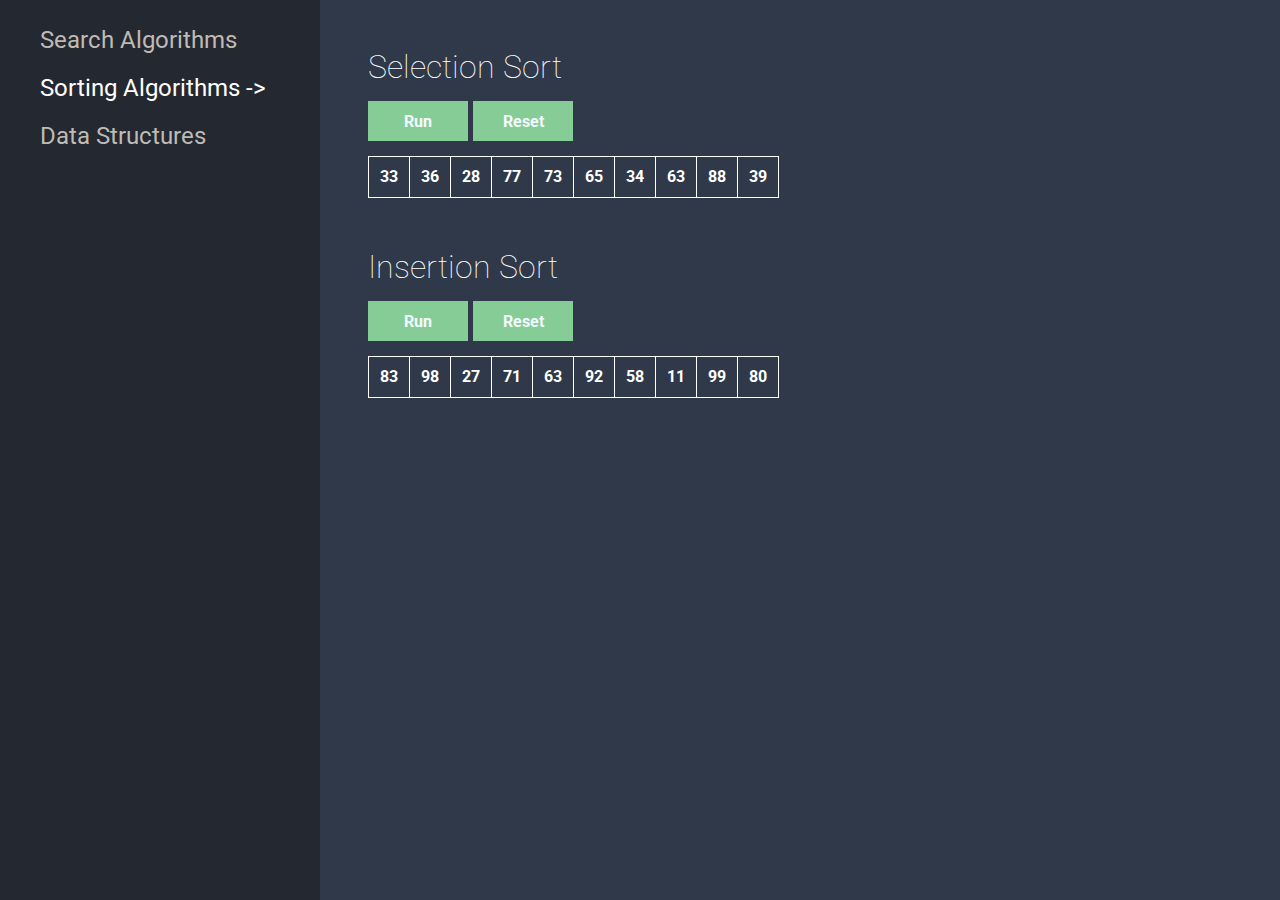
<file: docs/sort.html>
<!DOCTYPE HTML>
<html>
<head>
    <meta charset="UTF-8">
    <meta name="viewport" content="width=device-width, initial-scale=1">
    <title>sort</title>
    <link href="https://fonts.googleapis.com/css?family=Roboto:100" rel="stylesheet"> 
    <link rel="stylesheet" href="index.css">
</head>
<body>
    <script type="text/javascript">
    !function(n){"use strict";function r(n,r,t){return t.a=n,t.f=r,t}function o(t){return r(2,t,function(r){return function(n){return t(r,n)}})}function s(u){return r(3,u,function(t){return function(r){return function(n){return u(t,r,n)}}})}function b(e){return r(4,e,function(u){return function(t){return function(r){return function(n){return e(u,t,r,n)}}}})}function t(i){return r(5,i,function(e){return function(u){return function(t){return function(r){return function(n){return i(e,u,t,r,n)}}}}})}function u(f){return r(6,f,function(i){return function(e){return function(u){return function(t){return function(r){return function(n){return f(i,e,u,t,r,n)}}}}}})}function e(o){return r(7,o,function(f){return function(i){return function(e){return function(u){return function(t){return function(r){return function(n){return o(f,i,e,u,t,r,n)}}}}}}})}function i(a){return r(8,a,function(o){return function(f){return function(i){return function(e){return function(u){return function(t){return function(r){return function(n){return a(o,f,i,e,u,t,r,n)}}}}}}}})}function f(c){return r(9,c,function(a){return function(o){return function(f){return function(i){return function(e){return function(u){return function(t){return function(r){return function(n){return c(a,o,f,i,e,u,t,r,n)}}}}}}}}})}function l(n,r,t){return 2===n.a?n.f(r,t):n(r)(t)}function d(n,r,t,u){return 3===n.a?n.f(r,t,u):n(r)(t)(u)}function h(n,r,t,u,e){return 4===n.a?n.f(r,t,u,e):n(r)(t)(u)(e)}function $(n,r,t,u,e,i){return 5===n.a?n.f(r,t,u,e,i):n(r)(t)(u)(e)(i)}function g(n,r,t,u,e,i,f){return 6===n.a?n.f(r,t,u,e,i,f):n(r)(t)(u)(e)(i)(f)}var p={$:0};function m(n,r){return{$:1,a:n,b:r}}var a=o(m);function y(n){for(var r=p,t=n.length;t--;)r=m(n[t],r);return r}function c(n){for(var r=[];n.b;n=n.b)r.push(n.a);return r}var v=s(function(n,r,t){for(var u=[];r.b&&t.b;r=r.b,t=t.b)u.push(l(n,r.a,t.a));return y(u)});b(function(n,r,t,u){for(var e=[];r.b&&t.b&&u.b;r=r.b,t=t.b,u=u.b)e.push(d(n,r.a,t.a,u.a));return y(e)}),t(function(n,r,t,u,e){for(var i=[];r.b&&t.b&&u.b&&e.b;r=r.b,t=t.b,u=u.b,e=e.b)i.push(h(n,r.a,t.a,u.a,e.a));return y(i)}),u(function(n,r,t,u,e,i){for(var f=[];r.b&&t.b&&u.b&&e.b&&i.b;r=r.b,t=t.b,u=u.b,e=e.b,i=i.b)f.push($(n,r.a,t.a,u.a,e.a,i.a));return y(f)}),o(function(t,n){return y(c(n).sort(function(n,r){return w(t(n),t(r))}))}),o(function(u,n){return y(c(n).sort(function(n,r){var t=l(u,n,r);return t===Or?0:t===qr?-1:1}))});function A(n,r){for(var t,u=[],e=k(n,r,0,u);e&&(t=u.pop());e=k(t.a,t.b,0,u));return e}function k(n,r,t,u){if(100<t)return u.push(C(n,r)),!0;if(n===r)return!0;if("object"!=typeof n||null===n||null===r)return"function"==typeof n&&R(5),!1;for(var e in n.$<0&&(n=Ir(n),r=Ir(r)),n)if(!k(n[e],r[e],t+1,u))return!1;return!0}o(A),o(function(n,r){return!A(n,r)});function w(n,r,t){if("object"!=typeof n)return n===r?0:n<r?-1:1;if(void 0===n.$)return(t=w(n.a,r.a))?t:(t=w(n.b,r.b))?t:w(n.c,r.c);for(;n.b&&r.b&&!(t=w(n.a,r.a));n=n.b,r=r.b);return t||(n.b?1:r.b?-1:0)}o(function(n,r){return w(n,r)<0}),o(function(n,r){return w(n,r)<1}),o(function(n,r){return 0<w(n,r)}),o(function(n,r){return 0<=w(n,r)});var j=o(function(n,r){var t=w(n,r);return t<0?qr:t?Tr:Or}),_=0;function C(n,r){return{a:n,b:r}}function E(n,r,t){return{a:n,b:r,c:t}}function N(n){return n}function L(n,r){var t={};for(var u in n)t[u]=n[u];for(var u in r)t[u]=r[u];return t}o(S);function S(n,r){if("string"==typeof n)return n+r;if(!n.b)return r;var t=m(n.a,r);n=n.b;for(var u=t;n.b;n=n.b)u=u.b=m(n.a,r);return t}var O=s(function(n,r,t){for(var u=Array(n),e=0;e<n;e++)u[e]=t(r+e);return u}),T=o(function(n,r){for(var t=Array(n),u=0;u<n&&r.b;u++)t[u]=r.a,r=r.b;return t.length=u,C(t,r)}),q=(o(function(n,r){return r[n]}),s(function(n,r,t){for(var u=t.length,e=Array(u),i=0;i<u;i++)e[i]=t[i];return e[n]=r,e}),o(function(n,r){for(var t=r.length,u=Array(t+1),e=0;e<t;e++)u[e]=r[e];return u[t]=n,u}),s(function(n,r,t){for(var u=t.length,e=0;e<u;e++)r=l(n,t[e],r);return r}),s(function(n,r,t){for(var u=t.length-1;0<=u;u--)r=l(n,t[u],r);return r}));o(function(n,r){for(var t=r.length,u=Array(t),e=0;e<t;e++)u[e]=n(r[e]);return u}),s(function(n,r,t){for(var u=t.length,e=Array(u),i=0;i<u;i++)e[i]=l(n,r+i,t[i]);return e}),s(function(n,r,t){return t.slice(n,r)}),s(function(n,r,t){var u=r.length,e=n-u;t.length<e&&(e=t.length);for(var i=Array(u+e),f=0;f<u;f++)i[f]=r[f];for(f=0;f<e;f++)i[f+u]=t[f];return i}),o(function(n,r){return r}),o(function(n,r){return console.log(n+": <internals>"),r});function R(n){throw Error("https://github.com/elm/core/blob/1.0.0/hints/"+n+".md")}o(function(n,r){return n+r}),o(function(n,r){return n-r}),o(function(n,r){return n*r}),o(function(n,r){return n/r}),o(function(n,r){return n/r|0}),o(Math.pow),o(function(n,r){return r%n}),o(function(n,r){var t=r%n;return 0===n?R(11):0<t&&n<0||t<0&&0<n?t+n:t}),o(Math.atan2);var x=Math.ceil,I=Math.floor,J=Math.log;o(function(n,r){return n&&r}),o(function(n,r){return n||r}),o(function(n,r){return n!==r}),o(function(n,r){return n&r}),o(function(n,r){return n|r}),o(function(n,r){return n^r});o(function(n,r){return r<<n}),o(function(n,r){return r>>n}),o(function(n,r){return r>>>n});function F(n){return{$:0,a:n}}function M(n){return{$:2,b:n,c:null}}var D=o(function(n,r){return{$:3,b:n,d:r}});o(function(n,r){return{$:4,b:n,d:r}});var B=0;function G(n){var r={$:0,e:B++,f:n,g:null,h:[]};return Y(r),r}function z(r){return M(function(n){n(F(G(r)))})}function H(n,r){n.h.push(r),Y(n)}var P=o(function(r,t){return M(function(n){H(r,t),n(F(_))})});var Q=!1,U=[];function Y(n){if(U.push(n),!Q){for(Q=!0;n=U.shift();)W(n);Q=!1}}function W(r){for(;r.f;){var n=r.f.$;if(0===n||1===n){for(;r.g&&r.g.$!==n;)r.g=r.g.i;if(!r.g)return;r.f=r.g.b(r.f.a),r.g=r.g.i}else{if(2===n)return void(r.f.c=r.f.b(function(n){r.f=n,Y(r)}));if(5===n){if(0===r.h.length)return;r.f=r.f.b(r.h.shift())}else r.g={$:3===n?0:1,b:r.f.b,i:r.g},r.f=r.f.d}}}var K=o(function(r,t){return M(function(){var n=setInterval(function(){G(t)},r);return function(){clearInterval(n)}})});o(function(n,r){return n+r});o(function(n,r){return n+r});o(function(n,r){for(var t=r.length,u=Array(t),e=0;e<t;){var i=r.charCodeAt(e);i<55296||56319<i?(u[e]=n(N(r[e])),e++):(u[e]=n(N(r[e]+r[e+1])),e+=2)}return u.join("")}),o(function(n,r){for(var t=[],u=r.length,e=0;e<u;){var i=r[e],f=r.charCodeAt(e);e++,f<55296||56319<f||(i+=r[e],e++),n(N(i))&&t.push(i)}return t.join("")});s(function(n,r,t){for(var u=t.length,e=0;e<u;){var i=t[e],f=t.charCodeAt(e);e++,f<55296||56319<f||(i+=t[e],e++),r=l(n,N(i),r)}return r}),s(function(n,r,t){for(var u=t.length;u--;){var e=t[u],i=t.charCodeAt(u);i<56320||57343<i||(e=t[--u]+e),r=l(n,N(e),r)}return r});var V=o(function(n,r){return r.split(n)}),X=o(function(n,r){return r.join(n)}),Z=s(function(n,r,t){return t.slice(n,r)});o(function(n,r){for(var t=r.length;t--;){var u=r[t],e=r.charCodeAt(t);if(e<56320||57343<e||(u=r[--t]+u),n(N(u)))return!0}return!1});var nn=o(function(n,r){for(var t=r.length;t--;){var u=r[t],e=r.charCodeAt(t);if(e<56320||57343<e||(u=r[--t]+u),!n(N(u)))return!1}return!0}),rn=o(function(n,r){return!!~r.indexOf(n)}),tn=(o(function(n,r){return 0==r.indexOf(n)}),o(function(n,r){return n.length<=r.length&&r.lastIndexOf(n)==r.length-n.length}),o(function(n,r){var t=n.length;if(t<1)return p;for(var u=0,e=[];-1<(u=r.indexOf(n,u));)e.push(u),u+=t;return y(e)}));function un(n){return{$:2,b:n}}un(function(n){return"number"!=typeof n?ln("an INT",n):-2147483647<n&&n<2147483647&&(0|n)===n?ht(n):!isFinite(n)||n%1?ln("an INT",n):ht(n)}),un(function(n){return"boolean"==typeof n?ht(n):ln("a BOOL",n)}),un(function(n){return"number"==typeof n?ht(n):ln("a FLOAT",n)}),un(function(n){return ht(gn(n))}),un(function(n){return"string"==typeof n?ht(n):n instanceof String?ht(n+""):ln("a STRING",n)});o(function(n,r){return{$:6,d:n,b:r}}),o(function(n,r){return{$:7,e:n,b:r}});function en(n,r){return{$:9,f:n,g:r}}o(function(n,r){return{$:10,b:r,h:n}});var fn=o(function(n,r){return en(n,[r])}),on=s(function(n,r,t){return en(n,[r,t])}),an=(b(function(n,r,t,u){return en(n,[r,t,u])}),t(function(n,r,t,u,e){return en(n,[r,t,u,e])}),u(function(n,r,t,u,e,i){return en(n,[r,t,u,e,i])}),e(function(n,r,t,u,e,i,f){return en(n,[r,t,u,e,i,f])}),i(function(n,r,t,u,e,i,f,o){return en(n,[r,t,u,e,i,f,o])}),f(function(n,r,t,u,e,i,f,o,a){return en(n,[r,t,u,e,i,f,o,a])}),o(function(n,r){try{return cn(n,JSON.parse(r))}catch(n){return dt(l($t,"This is not valid JSON! "+n.message,gn(r)))}}),o(function(n,r){return cn(n,pn(r))}));function cn(n,r){switch(n.$){case 2:return n.b(r);case 5:return null===r?ht(n.c):ln("null",r);case 3:return bn(r)?vn(n.b,r,y):ln("a LIST",r);case 4:return bn(r)?vn(n.b,r,sn):ln("an ARRAY",r);case 6:var t=n.d;if("object"!=typeof r||null===r||!(t in r))return ln("an OBJECT with a field named `"+t+"`",r);var u=cn(n.b,r[t]);return Ur(u)?u:dt(l(gt,t,u.a));case 7:var e=n.e;if(!bn(r))return ln("an ARRAY",r);if(r.length<=e)return ln("a LONGER array. Need index "+e+" but only see "+r.length+" entries",r);u=cn(n.b,r[e]);return Ur(u)?u:dt(l(pt,e,u.a));case 8:if("object"!=typeof r||null===r||bn(r))return ln("an OBJECT",r);var i=p;for(var f in r)if(r.hasOwnProperty(f)){u=cn(n.b,r[f]);if(!Ur(u))return dt(l(gt,f,u.a));i=m(C(f,u.a),i)}return ht(tt(i));case 9:for(var o=n.f,a=n.g,c=0;c<a.length;c++){u=cn(a[c],r);if(!Ur(u))return u;o=o(u.a)}return ht(o);case 10:u=cn(n.b,r);return Ur(u)?cn(n.h(u.a),r):u;case 11:for(var v=p,b=n.g;b.b;b=b.b){u=cn(b.a,r);if(Ur(u))return u;v=m(u.a,v)}return dt(mt(tt(v)));case 1:return dt(l($t,n.a,gn(r)));case 0:return ht(n.a)}}function vn(n,r,t){for(var u=r.length,e=Array(u),i=0;i<u;i++){var f=cn(n,r[i]);if(!Ur(f))return dt(l(pt,i,f.a));e[i]=f.a}return ht(t(e))}function bn(n){return Array.isArray(n)||"undefined"!=typeof FileList&&n instanceof FileList}function sn(r){return l(bt,r.length,function(n){return r[n]})}function ln(n,r){return dt(l($t,"Expecting "+n,gn(r)))}function dn(n,r){if(n===r)return!0;if(n.$!==r.$)return!1;switch(n.$){case 0:case 1:return n.a===r.a;case 2:return n.b===r.b;case 5:return n.c===r.c;case 3:case 4:case 8:return dn(n.b,r.b);case 6:return n.d===r.d&&dn(n.b,r.b);case 7:return n.e===r.e&&dn(n.b,r.b);case 9:return n.f===r.f&&hn(n.g,r.g);case 10:return n.h===r.h&&dn(n.b,r.b);case 11:return hn(n.g,r.g)}}function hn(n,r){var t=n.length;if(t!==r.length)return!1;for(var u=0;u<t;u++)if(!dn(n[u],r[u]))return!1;return!0}var $n=o(function(n,r){return JSON.stringify(pn(r),null,n)+""});function gn(n){return n}function pn(n){return n}s(function(n,r,t){return t[n]=pn(r),t});gn(null);b(function(n,r,t,u){return mn(r,u,n.aC,n.aJ,n.aH,function(){return function(){}})});function mn(n,r,t,u,e,i){var f=l(an,n,gn(r?r.flags:void 0));Ur(f)||R(2);var o={},a=(f=t(f.a)).a,c=i(b,a),v=function(n,r){var t;for(var u in yn){var e=yn[u];e.a&&((t=t||{})[u]=e.a(u,r)),n[u]=kn(e,r)}return t}(o,b);function b(n,r){f=l(u,n,a),c(a=f.a,r),Nn(o,f.b,e(a))}return Nn(o,f.b,e(a)),v?{ports:v}:{}}var yn={};function An(n,r,t,u,e){return{b:n,c:r,d:t,e:u,f:e}}function kn(n,r){var u={g:r,h:void 0},e=n.c,i=n.d,f=n.e,o=n.f;return u.h=G(l(D,function n(t){return l(D,n,function(n){return{$:5,b:n}}(function(n){var r=n.a;return 0===n.$?d(i,u,r,t):f&&o?h(e,u,r.i,r.j,t):d(e,u,f?r.i:r.j,t)}))},n.b))}var wn=o(function(r,t){return M(function(n){r.g(t),n(F(_))})}),jn=o(function(n,r){return l(P,n.h,{$:0,a:r})});function _n(r){return function(n){return{$:1,k:r,l:n}}}function Cn(n){return{$:2,m:n}}var En=o(function(n,r){return{$:3,n:n,o:r}});function Nn(n,r,t){var u={};for(var e in Ln(!0,r,u,null),Ln(!1,t,u,null),n)H(n[e],{$:"fx",a:u[e]||{i:p,j:p}})}function Ln(n,r,t,u){switch(r.$){case 1:var e=r.k,i=function(n,r,t,u){return l(n?yn[r].e:yn[r].f,function(n){for(var r=t;r;r=r.q)n=r.p(n);return n},u)}(n,e,u,r.l);return void(t[e]=function(n,r,t){return t=t||{i:p,j:p},n?t.i=m(r,t.i):t.j=m(r,t.j),t}(n,i,t[e]));case 2:for(var f=r.m;f.b;f=f.b)Ln(n,f.a,t,u);return;case 3:return void Ln(n,r.o,t,{p:r.n,q:u})}}o(function(n,r){return r});var Sn;o(function(r,t){return function(n){return r(t(n))}});var On="undefined"!=typeof document?document:{};function Tn(n,r){n.appendChild(r)}b(function(n,r,t,u){var e=u.node;return e.parentNode.replaceChild(Qn(n,function(){}),e),{}});function qn(n){return{$:0,a:n}}var Rn=o(function(i,f){return o(function(n,r){for(var t=[],u=0;r.b;r=r.b){var e=r.a;u+=e.b||0,t.push(e)}return u+=t.length,{$:1,c:f,d:Hn(n),e:t,f:i,b:u}})})(void 0);o(function(i,f){return o(function(n,r){for(var t=[],u=0;r.b;r=r.b){var e=r.a;u+=e.b.b||0,t.push(e)}return u+=t.length,{$:2,c:f,d:Hn(n),e:t,f:i,b:u}})})(void 0);var xn=o(function(n,r){return{$:4,j:n,k:r,b:1+(r.b||0)}});function In(n,r){return{$:5,l:n,m:r,k:void 0}}var Jn=o(function(n,r){return In([n,r],function(){return n(r)})}),Fn=(s(function(n,r,t){return In([n,r,t],function(){return l(n,r,t)})}),b(function(n,r,t,u){return In([n,r,t,u],function(){return d(n,r,t,u)})}),t(function(n,r,t,u,e){return In([n,r,t,u,e],function(){return h(n,r,t,u,e)})}),u(function(n,r,t,u,e,i){return In([n,r,t,u,e,i],function(){return $(n,r,t,u,e,i)})}),e(function(n,r,t,u,e,i,f){return In([n,r,t,u,e,i,f],function(){return g(n,r,t,u,e,i,f)})}),i(function(n,r,t,u,e,i,f,o){return In([n,r,t,u,e,i,f,o],function(){return function(n,r,t,u,e,i,f,o){return 7===n.a?n.f(r,t,u,e,i,f,o):n(r)(t)(u)(e)(i)(f)(o)}(n,r,t,u,e,i,f,o)})}),f(function(n,r,t,u,e,i,f,o,a){return In([n,r,t,u,e,i,f,o,a],function(){return function(n,r,t,u,e,i,f,o,a){return 8===n.a?n.f(r,t,u,e,i,f,o,a):n(r)(t)(u)(e)(i)(f)(o)(a)}(n,r,t,u,e,i,f,o,a)})}),o(function(n,r){return{$:"a0",n:n,o:r}})),Mn=(o(function(n,r){return{$:"a1",n:n,o:r}}),o(function(n,r){return{$:"a2",n:n,o:r}})),Dn=o(function(n,r){return{$:"a3",n:n,o:r}});s(function(n,r,t){return{$:"a4",n:r,o:{f:n,o:t}}});o(function(n,r){return"a0"===r.$?l(Fn,r.n,function(n,r){var t=be(r);return{$:r.$,a:t?d(ce,t<3?Gn:zn,ve(n),r.a):l(ae,n,r.a)}}(n,r.o)):r});var Bn,Gn=o(function(n,r){return C(n(r.a),r.b)}),zn=o(function(n,r){return{l:n(r.l),U:r.U,S:r.S}});function Hn(n){for(var r={};n.b;n=n.b){var t=n.a,u=t.$,e=t.n,i=t.o;if("a2"!==u){var f=r[u]||(r[u]={});"a3"===u&&"class"===e?Pn(f,e,i):f[e]=i}else"className"===e?Pn(r,e,pn(i)):r[e]=pn(i)}return r}function Pn(n,r,t){var u=n[r];n[r]=u?u+" "+t:t}function Qn(n,r){var t=n.$;if(5===t)return Qn(n.k||(n.k=n.m()),r);if(0===t)return On.createTextNode(n.a);if(4===t){for(var u=n.k,e=n.j;4===u.$;)"object"!=typeof e?e=[e,u.j]:e.push(u.j),u=u.k;var i={j:e,p:r};return(f=Qn(u,i)).elm_event_node_ref=i,f}if(3===t)return Un(f=n.h(n.g),r,n.d),f;var f=n.f?On.createElementNS(n.f,n.c):On.createElement(n.c);Sn&&"a"==n.c&&f.addEventListener("click",Sn(f)),Un(f,r,n.d);for(var o=n.e,a=0;a<o.length;a++)Tn(f,Qn(1===t?o[a]:o[a].b,r));return f}function Un(n,r,t){for(var u in t){var e=t[u];"a1"===u?Yn(n,e):"a0"===u?Vn(n,r,e):"a3"===u?Wn(n,e):"a4"===u?Kn(n,e):("value"!==u&&"checked"!==u||n[u]!==e)&&(n[u]=e)}}function Yn(n,r){var t=n.style;for(var u in r)t[u]=r[u]}function Wn(n,r){for(var t in r){var u=r[t];void 0!==u?n.setAttribute(t,u):n.removeAttribute(t)}}function Kn(n,r){for(var t in r){var u=r[t],e=u.f,i=u.o;void 0!==i?n.setAttributeNS(e,t,i):n.removeAttributeNS(e,t)}}function Vn(n,r,t){var u=n.elmFs||(n.elmFs={});for(var e in t){var i=t[e],f=u[e];if(i){if(f){if(f.q.$===i.$){f.q=i;continue}n.removeEventListener(e,f)}f=Xn(r,i),n.addEventListener(e,f,Bn&&{passive:be(i)<2}),u[e]=f}else n.removeEventListener(e,f),u[e]=void 0}}try{window.addEventListener("t",null,Object.defineProperty({},"passive",{get:function(){Bn=!0}}))}catch(n){}function Xn(v,n){function b(n){var r=b.q,t=cn(r.a,n);if(Ur(t)){for(var u,e=be(r),i=t.a,f=e?e<3?i.a:i.l:i,o=1==e?i.b:3==e&&i.U,a=(o&&n.stopPropagation(),(2==e?i.b:3==e&&i.S)&&n.preventDefault(),v);u=a.j;){if("function"==typeof u)f=u(f);else for(var c=u.length;c--;)f=u[c](f);a=a.p}a(f,o)}}return b.q=n,b}function Zn(n,r){return n.$==r.$&&dn(n.a,r.a)}function nr(n,r){var t=[];return tr(n,r,t,0),t}function rr(n,r,t,u){var e={$:r,r:t,s:u,t:void 0,u:void 0};return n.push(e),e}function tr(n,r,t,u){if(n!==r){var e=n.$,i=r.$;if(e!==i){if(1!==e||2!==i)return void rr(t,0,u,r);r=function(n){for(var r=n.e,t=r.length,u=Array(t),e=0;e<t;e++)u[e]=r[e].b;return{$:1,c:n.c,d:n.d,e:u,f:n.f,b:n.b}}(r),i=1}switch(i){case 5:for(var f=n.l,o=r.l,a=f.length,c=a===o.length;c&&a--;)c=f[a]===o[a];if(c)return void(r.k=n.k);r.k=r.m();var v=[];return tr(n.k,r.k,v,0),void(0<v.length&&rr(t,1,u,v));case 4:for(var b=n.j,s=r.j,l=!1,d=n.k;4===d.$;)l=!0,"object"!=typeof b?b=[b,d.j]:b.push(d.j),d=d.k;for(var h=r.k;4===h.$;)l=!0,"object"!=typeof s?s=[s,h.j]:s.push(h.j),h=h.k;return l&&b.length!==s.length?void rr(t,0,u,r):((l?function(n,r){for(var t=0;t<n.length;t++)if(n[t]!==r[t])return!1;return!0}(b,s):b===s)||rr(t,2,u,s),void tr(d,h,t,u+1));case 0:return void(n.a!==r.a&&rr(t,3,u,r.a));case 1:return void ur(n,r,t,u,ir);case 2:return void ur(n,r,t,u,fr);case 3:if(n.h!==r.h)return void rr(t,0,u,r);var $=er(n.d,r.d);$&&rr(t,4,u,$);var g=r.i(n.g,r.g);return void(g&&rr(t,5,u,g))}}}function ur(n,r,t,u,e){if(n.c===r.c&&n.f===r.f){var i=er(n.d,r.d);i&&rr(t,4,u,i),e(n,r,t,u)}else rr(t,0,u,r)}function er(n,r,t){var u;for(var e in n)if("a1"!==e&&"a0"!==e&&"a3"!==e&&"a4"!==e)if(e in r){var i=n[e],f=r[e];i===f&&"value"!==e&&"checked"!==e||"a0"===t&&Zn(i,f)||((u=u||{})[e]=f)}else(u=u||{})[e]=t?"a1"===t?"":"a0"===t||"a3"===t?void 0:{f:n[e].f,o:void 0}:"string"==typeof n[e]?"":null;else{var o=er(n[e],r[e]||{},e);o&&((u=u||{})[e]=o)}for(var a in r)a in n||((u=u||{})[a]=r[a]);return u}function ir(n,r,t,u){var e=n.e,i=r.e,f=e.length,o=i.length;o<f?rr(t,6,u,{v:o,i:f-o}):f<o&&rr(t,7,u,{v:f,e:i});for(var a=f<o?f:o,c=0;c<a;c++){var v=e[c];tr(v,i[c],t,++u),u+=v.b||0}}function fr(n,r,t,u){for(var e=[],i={},f=[],o=n.e,a=r.e,c=o.length,v=a.length,b=0,s=0,l=u;b<c&&s<v;){var d=(C=o[b]).a,h=(E=a[s]).a,$=C.b,g=E.b,p=void 0,m=void 0;if(d!==h){var y=o[b+1],A=a[s+1];if(y){var k=y.a,w=y.b;m=h===k}if(A){var j=A.a,_=A.b;p=d===j}if(p&&m)tr($,_,e,++l),ar(i,e,d,g,s,f),l+=$.b||0,cr(i,e,d,w,++l),l+=w.b||0,b+=2,s+=2;else if(p)l++,ar(i,e,h,g,s,f),tr($,_,e,l),l+=$.b||0,b+=1,s+=2;else if(m)cr(i,e,d,$,++l),l+=$.b||0,tr(w,g,e,++l),l+=w.b||0,b+=2,s+=1;else{if(!y||k!==j)break;cr(i,e,d,$,++l),ar(i,e,h,g,s,f),l+=$.b||0,tr(w,_,e,++l),l+=w.b||0,b+=2,s+=2}}else tr($,g,e,++l),l+=$.b||0,b++,s++}for(;b<c;){var C;cr(i,e,(C=o[b]).a,$=C.b,++l),l+=$.b||0,b++}for(;s<v;){var E,N=N||[];ar(i,e,(E=a[s]).a,E.b,void 0,N),s++}(0<e.length||0<f.length||N)&&rr(t,8,u,{w:e,x:f,y:N})}var or="_elmW6BL";function ar(n,r,t,u,e,i){var f=n[t];if(!f)return i.push({r:e,A:f={c:0,z:u,r:e,s:void 0}}),void(n[t]=f);if(1===f.c){i.push({r:e,A:f}),f.c=2;var o=[];return tr(f.z,u,o,f.r),f.r=e,void(f.s.s={w:o,A:f})}ar(n,r,t+or,u,e,i)}function cr(n,r,t,u,e){var i=n[t];if(i){if(0===i.c){i.c=2;var f=[];return tr(u,i.z,f,e),void rr(r,9,e,{w:f,A:i})}cr(n,r,t+or,u,e)}else{var o=rr(r,9,e,void 0);n[t]={c:1,z:u,r:e,s:o}}}function vr(n,r,t,u){!function n(r,t,u,e,i,f,o){var a=u[e];var c=a.r;for(;c===i;){var v=a.$;if(1===v)vr(r,t.k,a.s,o);else if(8===v){a.t=r,a.u=o;var b=a.s.w;0<b.length&&n(r,t,b,0,i,f,o)}else if(9===v){a.t=r,a.u=o;var s=a.s;if(s){s.A.s=r;var b=s.w;0<b.length&&n(r,t,b,0,i,f,o)}}else a.t=r,a.u=o;if(!(a=u[++e])||(c=a.r)>f)return e}var l=t.$;if(4===l){for(var d=t.k;4===d.$;)d=d.k;return n(r,d,u,e,i+1,f,r.elm_event_node_ref)}var h=t.e;var $=r.childNodes;for(var g=0;g<h.length;g++){var p=1===l?h[g]:h[g].b,m=++i+(p.b||0);if(i<=c&&c<=m&&(e=n($[g],p,u,e,i,m,o),!(a=u[e])||(c=a.r)>f))return e;i=m}return e}(n,r,t,0,0,r.b,u)}function br(n,r,t,u){return 0===t.length?n:(vr(n,r,t,u),sr(n,t))}function sr(n,r){for(var t=0;t<r.length;t++){var u=r[t],e=u.t,i=lr(e,u);e===n&&(n=i)}return n}function lr(n,r){switch(r.$){case 0:return function(n,r,t){var u=n.parentNode,e=Qn(r,t);e.elm_event_node_ref||(e.elm_event_node_ref=n.elm_event_node_ref);u&&e!==n&&u.replaceChild(e,n);return e}(n,r.s,r.u);case 4:return Un(n,r.u,r.s),n;case 3:return n.replaceData(0,n.length,r.s),n;case 1:return sr(n,r.s);case 2:return n.elm_event_node_ref?n.elm_event_node_ref.j=r.s:n.elm_event_node_ref={j:r.s,p:r.u},n;case 6:for(var t=r.s,u=0;u<t.i;u++)n.removeChild(n.childNodes[t.v]);return n;case 7:for(var e=(t=r.s).e,i=n.childNodes[u=t.v];u<e.length;u++)n.insertBefore(Qn(e[u],r.u),i);return n;case 9:if(!(t=r.s))return n.parentNode.removeChild(n),n;var f=t.A;return void 0!==f.r&&n.parentNode.removeChild(n),f.s=sr(n,t.w),n;case 8:return function(n,r){var t=r.s,u=function(n,r){if(!n)return;for(var t=On.createDocumentFragment(),u=0;u<n.length;u++){var e=n[u].A;Tn(t,2===e.c?e.s:Qn(e.z,r.u))}return t}(t.y,r);n=sr(n,t.w);for(var e=t.x,i=0;i<e.length;i++){var f=e[i],o=f.A,a=2===o.c?o.s:Qn(o.z,r.u);n.insertBefore(a,n.childNodes[f.r])}u&&Tn(n,u);return n}(n,r);case 5:return r.s(n);default:R(10)}}function dr(n){if(3===n.nodeType)return qn(n.textContent);if(1!==n.nodeType)return qn("");for(var r=p,t=n.attributes,u=t.length;u--;){var e=t[u];r=m(l(Dn,e.name,e.value),r)}var i=n.tagName.toLowerCase(),f=p,o=n.childNodes;for(u=o.length;u--;)f=m(dr(o[u]),f);return d(Rn,i,r,f)}b(function(r,n,t,o){return mn(n,o,r.aC,r.aJ,r.aH,function(u,n){var e=r.aL,i=o.node,f=dr(i);return gr(n,function(n){var r=e(n),t=nr(f,r);i=br(i,f,t,u),f=r})})});var hr=b(function(r,n,t,u){return mn(n,u,r.aC,r.aJ,r.aH,function(e,n){var i=r.H&&r.H(e),f=r.aL,o=On.title,a=On.body,c=dr(a);return gr(n,function(n){Sn=i;var r=f(n),t=Rn("body")(p)(r.av),u=nr(c,t);a=br(a,c,u,e),c=t,Sn=0,o!==r.aI&&(On.title=o=r.aI)})})}),$r=("undefined"!=typeof cancelAnimationFrame&&cancelAnimationFrame,"undefined"!=typeof requestAnimationFrame?requestAnimationFrame:function(n){return setTimeout(n,1e3/60)});function gr(t,u){u(t);var e=0;function i(){e=1===e?0:($r(i),u(t),1)}return function(n,r){t=n,r?(u(t),2===e&&(e=1)):(0===e&&$r(i),e=2)}}o(function(n,r){return l(Qe,Ie,M(function(){r&&history.go(r),n()}))}),o(function(n,r){return l(Qe,Ie,M(function(){history.pushState({},"",r),n()}))}),o(function(n,r){return l(Qe,Ie,M(function(){history.replaceState({},"",r),n()}))});var pr={addEventListener:function(){},removeEventListener:function(){}},mr=("undefined"!=typeof document&&document,"undefined"!=typeof window?window:pr);s(function(r,t,u){return z(M(function(){function n(n){G(u(n))}return r.addEventListener(t,n,Bn&&{passive:!0}),function(){r.removeEventListener(t,n)}}))}),o(function(n,r){var t=cn(n,r);return Ur(t)?st(t.a):lt});function yr(t,u){return M(function(r){$r(function(){var n=document.getElementById(t);r(n?F(u(n)):function(n){return{$:1,a:n}}(xe(t)))})})}o(function(r,n){return yr(n,function(n){return n[r](),_})});o(function(n,r){return function(r){return M(function(n){$r(function(){n(F(r()))})})}(function(){return mr.scroll(n,r),_})});s(function(n,r,t){return yr(n,function(n){return n.scrollLeft=r,n.scrollTop=t,_})});function Ar(n){return n}function kr(n){var r=n.b;return l(Fr,1664525*n.a+r>>>0,r)}function wr(n){var r=n.a,t=277803737*(r^r>>>4+(r>>>28));return(t>>>22^t)>>>0}function jr(n){var r=yt(n);return 97<=r&&r<=122}function _r(n){var r=yt(n);return r<=90&&65<=r}function Cr(n){return jr(n)||_r(n)}function Er(n){return jr(n)||_r(n)||function(n){var r=yt(n);return r<=57&&48<=r}(n)}function Nr(n){return d(rt,o(function(n,r){return r+1}),0,n)}function Lr(n){return l(Et,"\n    ",l(Lt,"\n",n))}var Sr,Or=1,Tr=2,qr=0,Rr=s(function(n,r,t){for(;;){if(-2===t.$)return r;var u=t.d,e=n,i=d(n,t.b,t.c,d(Rr,n,r,t.e));n=e,r=i,t=u}}),xr=a,Ir=function(n){return d(Rr,s(function(n,r,t){return l(xr,C(n,r),t)}),p,n)},Jr=q,Fr=(s(function(t,n,r){var u=r.c,e=r.d,i=o(function(n,r){return d(Jr,n.$?t:i,r,n.a)});return d(Jr,i,d(Jr,t,n,e),u)}),o(function(n,r){return{$:0,a:n,b:r}})),Mr=o(function(t,f){return function(n){var r=w(t,f)<0?C(t,f):C(f,t),u=r.a,e=r.b-u+1;if(e-1&e){var i=(-e>>>0)%e>>>0;return function(n){for(;;){var r=wr(n),t=kr(n);if(0<=w(r,i))return C(r%e+u,t);n=t}}(n)}return C(((e-1&wr(n))>>>0)+u,kr(n))}}),Dr=b(function(n,r,t,u){for(;;){if(r<1)return C(n,u);var e=t(u),i=e.b;n=l(xr,e.a,n),r=r-1,t=t,u=i}}),Br=o(function(r,n){var t=n;return function(n){return h(Dr,p,r,t,n)}}),Gr=l(Br,10,l(Mr,10,99)),zr=D,Hr=F,Pr=(o(function(n,r){return{$:0,a:n,b:r}}),Sr=Ar,M(function(n){n(F(Sr(Date.now())))})),Qr=l(zr,function(n){return Hr(function(n){var r=kr(l(Fr,0,1013904223));return kr(l(Fr,r.a+n>>>0,r.b))}(function(n){return n}(n)))},Pr),Ur=function(n){return!n.$},Yr=b(function(n,r,t,u){return{$:0,a:n,b:r,c:t,d:u}}),Wr=x,Kr=o(function(n,r){return J(r)/J(n)}),Vr=Wr(l(Kr,2,32)),Xr=[],Zr=h(Yr,0,Vr,Xr,Xr),nt=T,rt=s(function(n,r,t){for(;;){if(!t.b)return r;var u=t.b,e=n,i=l(n,t.a,r);n=e,r=i,t=u}}),tt=function(n){return d(rt,xr,p,n)},ut=o(function(n,r){for(;;){var t=l(nt,32,n),u=t.b,e=l(xr,{$:0,a:t.a},r);if(!u.b)return tt(e);n=u,r=e}}),et=(o(function(n,r){return r(n)}),o(function(n,r){for(;;){var t=Wr(r/32);if(1===t)return l(nt,32,n).a;n=l(ut,n,p),r=t}})),it=(o(function(n,r){return n(r)}),I),ft=o(function(n,r){return 0<w(n,r)?n:r}),ot=function(n){return n.length},at=o(function(n,r){if(r.a){var t=32*r.a,u=it(l(Kr,32,t-1)),e=n?tt(r.d):r.d,i=l(et,e,r.a);return h(Yr,ot(r.c)+t,l(ft,5,u*Vr),i,r.c)}return h(Yr,ot(r.c),Vr,Xr,r.c)}),ct=O,vt=t(function(n,r,t,u,e){for(;;){if(r<0)return l(at,!1,{d:u,a:t/32|0,c:e});var i={$:1,a:d(ct,32,r,n)};n=n,r=r-32,t=t,u=l(xr,i,u),e=e}}),bt=o(function(n,r){if(0<n){var t=n%32,u=d(ct,t,n-t,r);return $(vt,r,n-t-32,n,p,u)}return Zr}),st=function(n){return{$:0,a:n}},lt={$:1},dt=function(n){return{$:1,a:n}},ht=function(n){return{$:0,a:n}},$t=o(function(n,r){return{$:3,a:n,b:r}}),gt=o(function(n,r){return{$:0,a:n,b:r}}),pt=o(function(n,r){return{$:1,a:n,b:r}}),mt=function(n){return{$:2,a:n}},yt=function(n){var r=n.charCodeAt(0);return r<55296||56319<r?r:1024*(r-55296)+n.charCodeAt(1)-56320+65536},At=v,kt=s(function(n,r,t){for(;;){if(1<=w(n,r))return t;var u=n,e=r-1,i=l(xr,r,t);n=u,r=e,t=i}}),wt=o(function(n,r){return d(kt,n,r,p)}),jt=o(function(n,r){return d(At,n,l(wt,0,Nr(r)-1),r)}),_t=nn,Ct=function(n){return n+""},Et=o(function(n,r){return l(X,n,c(r))}),Nt=function(n){var r=n.charCodeAt(0);return r?st(r<55296||56319<r?C(N(n[0]),n.slice(1)):C(N(n[0]+n[1]),n.slice(2))):lt},Lt=o(function(n,r){return y(l(V,n,r))}),St=$n,Ot=o(function(n,r){return"\n\n("+Ct(n+1)+") "+Lr(Tt(r))}),Tt=function(n){return l(qt,n,p)},qt=o(function(n,r){n:for(;;)switch(n.$){case 0:var u=n.a,t=n.b,e=function(){var n=Nt(u);if(1===n.$)return!1;var r=n.a,t=r.b;return Cr(r.a)&&l(_t,Er,t)}(),i=t,f=l(xr,e?"."+u:"['"+u+"']",r);n=i,r=f;continue n;case 1:t=n.b;var o="["+Ct(n.a)+"]";i=t,f=l(xr,o,r);n=i,r=f;continue n;case 2:var a=n.a;if(a.b){if(a.b.b){var c=(r.b?"The Json.Decode.oneOf at json"+l(Et,"",tt(r)):"Json.Decode.oneOf")+" failed in the following "+Ct(Nr(a))+" ways:";return l(Et,"\n\n",l(xr,c,l(jt,Ot,a)))}n=i=t=a.a,r=f=r;continue n}return"Ran into a Json.Decode.oneOf with no possibilities"+(r.b?" at json"+l(Et,"",tt(r)):"!");default:var v=n.a,b=n.b;return(c=r.b?"Problem with the value at json"+l(Et,"",tt(r))+":\n\n    ":"Problem with the given value:\n\n")+(Lr(l(St,4,b))+"\n\n")+v}}),Rt=wn,xt=o(function(n,r){return n(r)}),It=s(function(n,r,t){if(r.b){var u=r.b,e=l(xt,r.a,t),i=e.b;return l(zr,function(){return d(It,n,u,i)},l(Rt,n,e.a))}return Hr(t)}),Jt=s(function(n,r,t){return Hr(t)}),Ft=o(function(u,n){var e=n;return function(n){var r=e(n),t=r.b;return C(u(r.a),t)}}),Mt=o(function(n,r){return l(Ft,n,r)});yn.Random=An(Qr,It,Jt,Mt);function Dt(n){return{$:0,a:n}}function Bt(n){return{$:1,a:n}}function Gt(n){return{$:0,a:n}}function zt(n){return{$:0,a:n}}function Ht(n){return d(_u,Eu(xr),Hr(p),n)}var Pt=_n("Random"),Qt=o(function(n,r){return Pt(l(Ft,n,r))}),Ut=l(Qt,function(n){return{$:4,a:n}},Gr),Yt=Dt(p),Wt=o(function(n,r){return{E:r,G:n}}),Kt=l(Qt,function(n){return{$:3,a:n}},l(Br,10,l(Mr,10,99))),Vt=zt(p),Xt=Cn,Zt=En,nu=s(function(n,r,t){return{$:2,a:n,b:r,c:t}}),ru=t(function(n,r,t,u,e){return{$:3,a:n,b:r,c:t,d:u,e:e}}),tu=Cn,uu=tu(p),eu=o(function(n,r){return{$:0,a:n,b:r}}),iu={$:-2},fu=iu,ou=o(function(n,r){return{aj:r,ar:n}}),au=Hr(l(ou,fu,fu)),cu=t(function(n,r,t,u,e){return{$:-1,a:n,b:r,c:t,d:u,e:e}}),vu=j,bu=t(function(n,r,t,u,e){if(-1!==e.$||e.a){if(-1!==u.$||u.a||-1!==u.d.$||u.d.a)return $(cu,n,r,t,u,e);var i=u.d;v=u.e;return $(cu,0,u.b,u.c,$(cu,1,i.b,i.c,i.d,i.e),$(cu,1,r,t,v,e))}var f=e.b,o=e.c,a=e.d,c=e.e;if(-1!==u.$||u.a)return $(cu,n,f,o,$(cu,0,r,t,u,a),c);var v;return $(cu,0,r,t,$(cu,1,u.b,u.c,u.d,v=u.e),$(cu,1,f,o,a,c))}),su=s(function(n,r,t){if(-2===t.$)return $(cu,0,n,r,iu,iu);var u=t.a,e=t.b,i=t.c,f=t.d,o=t.e;switch(l(vu,n,e)){case 0:return $(bu,u,e,i,d(su,n,r,f),o);case 1:return $(cu,u,e,r,f,o);default:return $(bu,u,e,i,f,d(su,n,r,o))}}),lu=s(function(n,r,t){var u=d(su,n,r,t);if(-1!==u.$||u.a)return u;return $(cu,1,u.b,u.c,u.d,u.e)}),du=s(function(n,r,t){for(;;){if(-2===t.$)return r;var u=t.e,e=n,i=d(n,t.b,t.c,d(du,n,r,t.d));n=e,r=i,t=u}}),hu=u(function(c,v,b,n,r,t){var u=s(function(n,r,t){n:for(;;){var u=t.a,e=t.b;if(u.b){var i=u.a,f=i.a,o=i.b,a=u.b;if(w(f,n)<0){n=n,r=r,t=C(a,d(c,f,o,e));continue n}return 0<w(f,n)?C(u,d(b,n,r,e)):C(a,h(v,f,o,r,e))}return C(u,d(b,n,r,e))}}),e=d(du,u,C(Ir(n),t),r),i=e.a,f=e.b;return d(rt,o(function(n,r){return d(c,n.a,n.b,r)}),f,i)}),$u=function(t){return M(function(n){var r=t.f;2===r.$&&r.c&&r.c(),t.f=null,n(F(_))})},gu=o(function(n,r){n:for(;;){if(-2===r.$)return lt;var t=r.c,u=r.d,e=r.e;switch(l(vu,n,r.b)){case 0:n=n,r=u;continue n;case 1:return st(t);default:n=n,r=e;continue n}}}),pu=o(function(n,r){var t=n.a,u=n.b,e=l(gu,t,r);return d(lu,t,1===e.$?y([u]):l(xr,u,e.a),r)}),mu=jn,yu=z,Au=K,ku=s(function(r,n,t){if(n.b){var u=n.a,e=n.b,i=yu(l(Au,u,l(mu,r,u)));return l(zr,function(n){return d(ku,r,e,d(lu,u,n,t))},i)}return Hr(t)}),wu=s(function(n,r,t){var u=t.aj,e=s(function(n,r,t){var u=t.c;return E(t.a,t.b,l(zr,function(){return u},$u(r)))}),i=d(rt,pu,fu,r),f=s(function(n,r,t){var u=t.b,e=t.c;return E(l(xr,n,t.a),u,e)}),o=b(function(n,r,t,u){var e=u.c;return E(u.a,d(lu,n,t,u.b),e)}),a=g(hu,f,o,e,i,u,E(p,fu,Hr(0))),c=a.a,v=a.b;return l(zr,function(n){return Hr(l(ou,i,n))},l(zr,function(){return d(ku,n,c,v)},a.c))}),ju=b(function(n,r,t,u){if(u.b){var e=u.a,i=u.b;if(i.b){var f=i.a,o=i.b;if(o.b){var a=o.a,c=o.b;if(c.b){var v=c.b;return l(n,e,l(n,f,l(n,a,l(n,c.a,500<t?d(rt,n,r,tt(v)):h(ju,n,r,t+1,v)))))}return l(n,e,l(n,f,l(n,a,r)))}return l(n,e,l(n,f,r))}return l(n,e,r)}return r}),_u=s(function(n,r,t){return h(ju,n,r,0,t)}),Cu=o(function(t,n){return d(_u,o(function(n,r){return l(xr,t(n),r)}),p,n)}),Eu=s(function(t,n,u){return l(zr,function(r){return l(zr,function(n){return Hr(l(t,r,n))},u)},n)}),Nu=s(function(t,n,r){var u=l(gu,n,r.ar);if(1===u.$)return Hr(r);var e=u.a;return l(zr,function(){return Hr(r)},l(zr,function(r){return Ht(l(Cu,function(n){return l(Rt,t,n(r))},e))},Pr))}),Lu=s(function(n,r,t){return n(r(t))}),Su=o(function(n,r){return l(eu,r.a,l(Lu,n,r.b))});yn.Time=An(au,wu,Nu,0,Su);function Ou(n){if(n.b){return st(n.a)}return lt}function Tu(n){return{$:1,a:n}}function qu(n){return y([n])}function Ru(n){var r=Ou(n.t);return r.$?function(n){var r,t=S(n.M,qu(n.u)),u=(r=n.k).$?p:l(xr,r.a,p),e=S(l(Ku,1,n.s),S(l(ue,1,n.s),S(n.m,S(u,n.t)))),i=Ou(e);if(i.$)return zt(t);var f=i.a;return Tu(L(n,{k:lt,m:p,s:p,t:l(Ku,1,e),u:f,M:t}))}(n):Tu(L(n,{k:st(r.a),m:S(n.m,function(n){return n.$?p:qu(n.a)}(n.k)),t:l(Ku,1,n.t)}))}function xu(n){return l(ge,"",Ct(n))}function Iu(n){return l(ge,"bright",Ct(n))}function Ju(u){var n=function(){switch(u.$){case 0:return l(Cu,xu,u.a);case 1:var n=u.b;return S(l(Cu,Iu,u.a),l(Cu,xu,n));case 2:var r=u.b,t=u.c;n=u.d;return S(l(Cu,Iu,u.a),S(qu(function(n){return l(ge,"upper",Ct(n))}(r)),S(l(Cu,Iu,t),l(Cu,xu,n))));default:return l(Cu,xu,u.a)}}();return l(se,y([$e("squares")]),n)}function Fu(n){return l(je,"click",ve(n))}function Mu(n){return l(Ee,"",Ct(n))}function Du(n){return l(Ee,"bright",Ct(n))}function Bu(n){if(n.$){var r=n.a,t=(e=r.k).$?p:qu(function(n){return l(Ee,"upper",Ct(n))}(e.a)),u=S(l(Cu,Du,r.M),S(l(Cu,Mu,r.s),S(qu(function(n){return l(Ee,"dark",Ct(n))}(r.u)),S(l(Cu,Mu,r.m),S(t,l(Cu,Mu,r.t))))));return l(se,y([$e("squares")]),u)}var e,i=n.a;return l(se,y([$e("squares")]),l(Cu,Mu,i))}function Gu(n){return l(se,y([$e("sidebar")]),y([l(Te,p,l(Cu,Oe(n),y([d(Ne,0,"Search Algorithms","index.html"),d(Ne,1,"Sorting Algorithms","sort.html"),d(Ne,2,"Data Structures","datastructure.html")])))]))}function zu(n){return y([l(Re,Gu,1),l(se,y([$e("page")]),y([l(qe,Gt,function(n){return l(se,y([$e("algorithm")]),y([l(me,p,y([le("Selection Sort")])),l(pe,y([Fu(Ce)]),y([le("Run")])),l(pe,y([Fu(_e)]),y([le("Reset")])),l(ye,p,p),Bu(n)]))}(n.G)),l(qe,Bt,function(n){var r=y(n.$?[ke(!0)]:[Fu(function(n){return{$:1,a:n}}(n.a))]);return l(se,y([$e("algorithm")]),y([l(me,p,y([le("Insertion Sort")])),l(pe,r,y([le("Run")])),l(pe,y([Fu(oe)]),y([le("Reset")])),l(ye,p,p),Ju(n)]))}(n.E))]))])}var Hu=_n("Time"),Pu=o(function(n,r){return Hu(l(eu,n,r))}),Qu=o(function(n,r){return{$:2,a:n,b:r}}),Uu=En,Yu=o(function(n,r){return{$:1,a:n,b:r}}),Wu=b(function(n,r,t,u){return{$:2,a:n,b:r,c:t,d:u}}),Ku=o(function(n,r){n:for(;;){if(0<n){if(r.b){n=n-1,r=r.b;continue n}return r}return r}}),Vu=Xt(p),Xu=o(function(n){switch(n.$){case 0:return C(Yt,Ut);case 1:return C(l(Yu,p,n.a),Vu);case 2:var r=n.a,t=Ou(f=n.b);return C(t.$?function(n){return{$:3,a:n}}(r):h(Wu,r,e=t.a,p,l(Ku,1,f)),Vu);case 3:var u=n.a,e=n.b,i=n.c,f=n.d,o=Ou(tt(u));if(o.$)return C(l(Yu,S(l(xr,e,p),i),f),Vu);var a=o.a;return 0<w(a,e)?C(h(Wu,tt(l(Ku,1,tt(u))),e,S(l(xr,a,p),i),f),Vu):C(l(Yu,S(u,S(l(xr,e,p),i)),f),Vu);default:return C(Dt(n.a),Vu)}}),Zu=u(function(n,r,t,u,e,i){return{k:e,m:u,s:r,t:i,u:t,M:n}}),ne=s(function(n,r,t){n:for(;;){if(0<n){if(r.b){var u=r.a;n=n-1,r=r.b,t=l(xr,u,t);continue n}return t}return t}}),re=o(function(n,r){return tt(d(ne,n,r,p))}),te=s(function(n,r,t){if(0<r){var u=C(r,t);n:for(;;){r:for(;;){if(!u.b.b)return t;if(!u.b.b.b){if(1===u.a)break n;break r}switch(u.a){case 1:break n;case 2:var e=u.b;return y([e.a,e.b.a]);case 3:if(u.b.b.b.b){var i=u.b,f=i.b;return y([i.a,f.a,f.b.a])}break r;default:if(u.b.b.b.b&&u.b.b.b.b.b){var o=u.b,a=o.b,c=a.b,v=c.b,b=v.a,s=v.b;return l(xr,o.a,l(xr,a.a,l(xr,c.a,l(xr,b,1e3<n?l(re,r-4,s):d(te,n+1,r-4,s)))))}break r}}return t}return y([u.b.a])}return p}),ue=o(function(n,r){return d(te,0,n,r)}),ee=o(function(n,r){switch(n.$){case 0:return C(r,Kt);case 1:return C(r.$?r:function(n){var r=Ou(n);return r.$?zt(n):Tu(g(Zu,p,p,r.a,p,lt,l(Ku,1,n)))}(r.a),Vu);case 2:return C(Ru(function(n){var r=n.k;if(r.$)return n;var t=r.a;return 0<w(n.u,t)?L(n,{k:lt,m:p,s:S(n.s,l(xr,n.u,n.m)),u:t}):n}(n.a)),Vu);default:return C(zt(n.a),Vu)}}),ie=s(function(n,r,t){var u=t.b;return C(n(t.a),r(u))}),fe=o(function(n,r){return n.$?d(ie,function(n){return L(r,{E:n})},function(n){return l(Zt,Bt,n)},l(Xu,n.a,r.E)):d(ie,function(n){return L(r,{G:n})},function(n){return l(Zt,Gt,n)},l(ee,n.a,r.G))}),oe={$:0},ae=fn,ce=on,ve=function(n){return{$:0,a:n}},be=function(n){switch(n.$){case 0:return 0;case 1:return 1;case 2:return 2;default:return 3}},se=Rn("div"),le=qn,de=gn,he=o(function(n,r){return l(Mn,n,de(r))}),$e=he("className"),ge=o(function(n,r){return l(se,y([$e("square"),$e(n)]),y([le(r)]))}),pe=Rn("button"),me=Rn("h1"),ye=Rn("h2"),Ae=gn,ke=o(function(n,r){return l(Mn,n,Ae(r))})("disabled"),we=Fn,je=o(function(n,r){return l(we,n,function(n){return{$:0,a:n}}(r))}),_e={$:0},Ce={$:1},Ee=o(function(n,r){return l(se,y([$e("square"),$e(n)]),y([le(r)]))}),Ne=s(function(n,r,t){return{ac:t,Q:r,aq:n}}),Le=Rn("a"),Se=Rn("li"),Oe=o(function(n,r){return l(Se,p,y([A(n,r.aq)?le(r.Q+" ->"):l(Le,y([function(n){return l(he,"href",function(n){return/^javascript:/i.test(n.replace(/\s/g,""))?"":n}(n))}(r.ac)]),y([le(r.Q)]))]))}),Te=Rn("ul"),qe=xn,Re=Jn,xe=Ar,Ie=function(n){for(;;){n=n}},Je=Hr(0),Fe=o(function(r,n){return l(zr,function(n){return Hr(r(n))},n)}),Me=o(function(n,r){var t=r;return z(l(zr,Rt(n),t))}),De=s(function(n,r){return l(Fe,function(){return 0},Ht(l(Cu,Me(n),r)))}),Be=s(function(){return Hr(0)}),Ge=o(function(n,r){return l(Fe,n,r)});yn.Task=An(Je,De,Be,Ge);function ze(n){return""===n}var He,Pe=_n("Task"),Qe=o(function(n,r){return Pe(l(Fe,n,r))}),Ue=function(n){return n.length},Ye=Z,We=o(function(n,r){return n<1?r:d(Ye,n,Ue(r),r)}),Ke=tn,Ve=o(function(n,r){return n<1?"":d(Ye,0,n,r)}),Xe=rn,Ze=function(n){for(var r=0,t=n.charCodeAt(0),u=43==t||45==t?1:0,e=u;e<n.length;++e){var i=n.charCodeAt(e);if(i<48||57<i)return lt;r=10*r+i-48}return e==u?lt:st(45==t?-r:r)},ni=u(function(n,r,t,u,e,i){return{_:i,aa:r,af:u,ah:t,ak:n,al:e}}),ri=t(function(n,r,t,u,e){if(ze(e)||l(Xe,"@",e))return lt;var i=l(Ke,":",e);if(i.b){if(i.b.b)return lt;var f=i.a,o=Ze(l(We,f+1,e));if(1===o.$)return lt;var a=o;return st(g(ni,n,l(Ve,f,e),a,r,t,u))}return st(g(ni,n,e,lt,r,t,u))}),ti=b(function(n,r,t,u){if(ze(u))return lt;var e=l(Ke,"/",u);if(e.b){var i=e.a;return $(ri,n,l(We,i,u),r,t,l(Ve,i,u))}return $(ri,n,"/",r,t,u)}),ui=s(function(n,r,t){if(ze(t))return lt;var u=l(Ke,"?",t);if(u.b){var e=u.a;return h(ti,n,st(l(We,e+1,t)),r,l(Ve,e,t))}return h(ti,n,lt,r,t)}),ei=(o(function(n,r){if(ze(r))return lt;var t=l(Ke,"#",r);if(t.b){var u=t.a;return d(ui,n,st(l(We,u+1,r)),l(Ve,u,r))}return d(ui,n,lt,r)}),hr({aC:function(){return C(l(Wt,Vt,Yt),Xt(y([l(Zt,Gt,Kt),l(Zt,Bt,Ut)])))},aH:function(n){return tu(y([l(Uu,Gt,function(n){return 1!==n.$?uu:l(Pu,1e3,Qu(n.a))}(n.G)),l(Uu,Bt,function(n){switch(n.$){case 1:return l(Pu,1e3,l(nu,n.a,n.b));case 2:return l(Pu,1e3,h(ru,n.a,n.b,n.c,n.d));default:return uu}}(n.E))]))},aJ:fe,aL:function(n){return{av:zu(n),aI:"Sorting Algorithms"}}}));He={Main:{init:ei(ve(0))(0)}},n.Elm?function n(r,t){for(var u in t)u in r?"init"==u?R(6):n(r[u],t[u]):r[u]=t[u]}(n.Elm,He):n.Elm=He}(this);
    var app = Elm.Main.init();
    </script>
</body>
</html>
</file>
<file: index.css>
body {
    background-color: #297CBB;
    display: flex;
    flex-wrap: wrap;
    justify-content: space-evenly;
    box-sizing: border-box;
    font-family: 'Roboto', sans-serif;
}

.algorithm {
    background-color: #f4fbfe;
    color: #2c3643;
    padding: 15px;
    margin: 24px 16px;
    width: 30rem;
    border-radius: 10px;
    box-shadow: 0 8px 6px -6px black;
}

.squares {
    display: flex;
    font-weight: bold;
}

.square {
    border: 1px #2c3643 solid;
    padding: 10px;
    min-width: 20px;
    text-align: center;
    margin-right: -1px;
}

.current {
    background-color: rgb(113, 154, 185);
}

.found {
    background-color: #297CBB;
}

h1 {
    font-weight: 100;
    margin: 0 0 15px 0;
}

h2 {
    font-weight: 100;
    margin: 15px 0;
}

button {
    background-color: #3b444f;
    color: #f4fbfe;
    height: 40px;
    width: 100px;
    border: 0 solid #3b444f;
    margin-right: 5px;
    cursor: pointer;
    border-radius: 5px;
    font-size: 16px;
    font-family: 'Roboto', sans-serif;
    font-weight: bold;
}
</file>
<file: docs/index.css>
html {
    height: 100%;
}

body {
    background-color: rgb(47, 57, 73);
    color: rgb(191, 187, 180);
    font-family: 'Roboto', sans-serif;
}

.sidebar {
    background-color: rgb(36, 40, 48);
    position: fixed;
    top: 0;
    left: 0;
    width: 20rem;
    min-height: 100vh;
}

.sidebar ul {
    list-style-type: none;
}

.sidebar li {
    line-height: 2em;
    color: rgb(255, 255, 255);
    font-size: 24px;
}

.sidebar a {
    color: rgb(191, 187, 180);
    text-decoration: none;
}

.sidebar a:hover {
    text-decoration: underline;
}

.page {
    max-width: 65rem;
    margin-left: 20rem;
    padding: 2.5rem;
}

.algorithm {
    margin-bottom: 50px;
}

.algorithm ul {
    list-style-type: none;
    padding: 0;
}

.squares {
    display: flex;
    font-weight: bold;
}

.square {
    border: 1px rgb(255, 255, 255) solid;
    color: rgb(255, 255, 255);
    padding: 10px;
    min-width: 20px;
    text-align: center;
    margin-right: -1px;
    height: 20px;
    transition: margin-top 0.25s, background-color 0.1s;
}

.bright {
    background-color: #52AFF8;
}

.dark {
    background-color: #DE7CEB;
}

.upper {
    margin-top: -10px;
}

h1 {
    font-weight: 100;
    margin: 0 0 15px 0;
    color: rgb(255, 255, 255);
}

h2 {
    font-weight: 100;
    margin: 15px 0;
}

button {
    background-color: #86CC97;
    color: #f4fbfe;
    height: 40px;
    width: 100px;
    border: 0 solid #86CC97;
    margin-right: 5px;
    cursor: pointer;
    font-size: 16px;
    font-family: 'Roboto', sans-serif;
    font-weight: bold;
    transition: background-color 0.1s;
}

button:disabled {
    background-color: rgb(77, 119, 88);
    cursor: auto;
}

.inline-input {
    background-color: rgb(47, 57, 73);
    border: none;
    border-bottom: 1px solid rgb(191, 187, 180);
    font-size: 24px;
    width: 30px;
    text-align: center;
    color: rgb(191, 187, 180);
    font-weight: 100;
}
</file>
